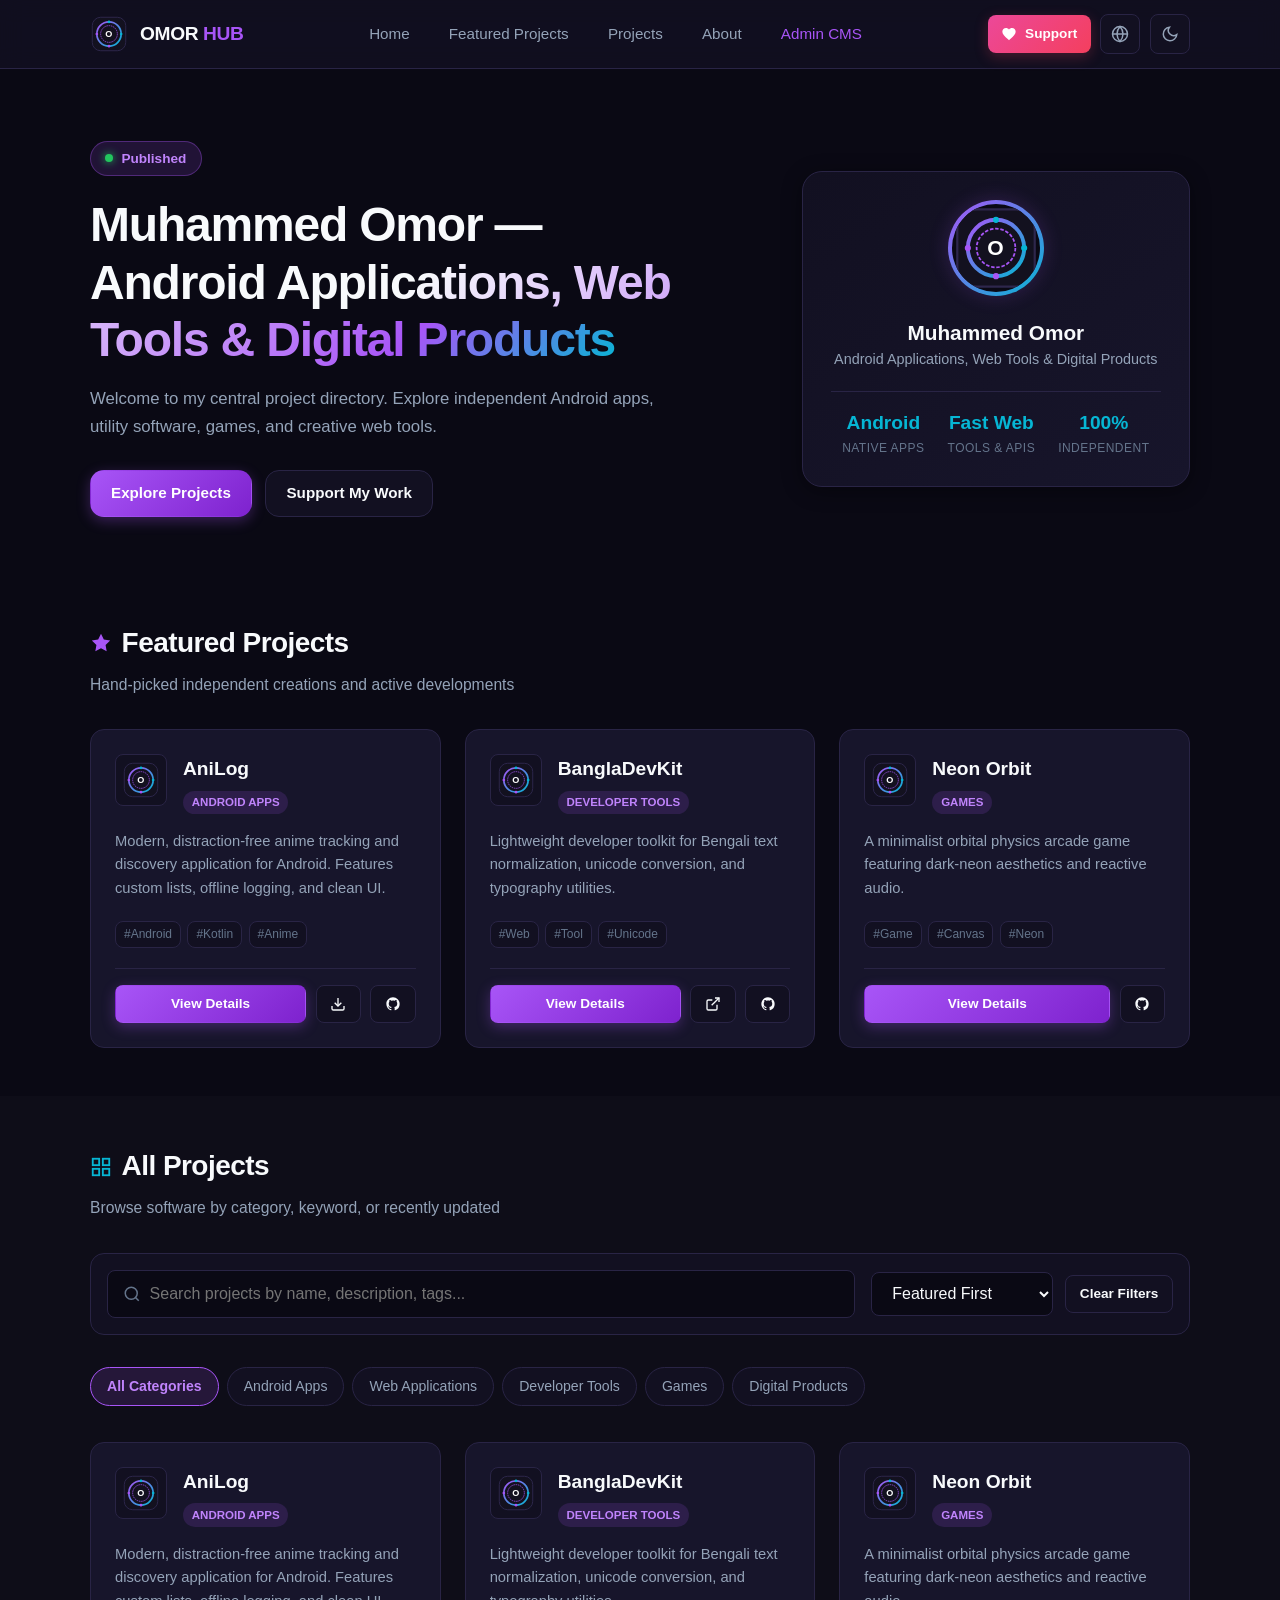
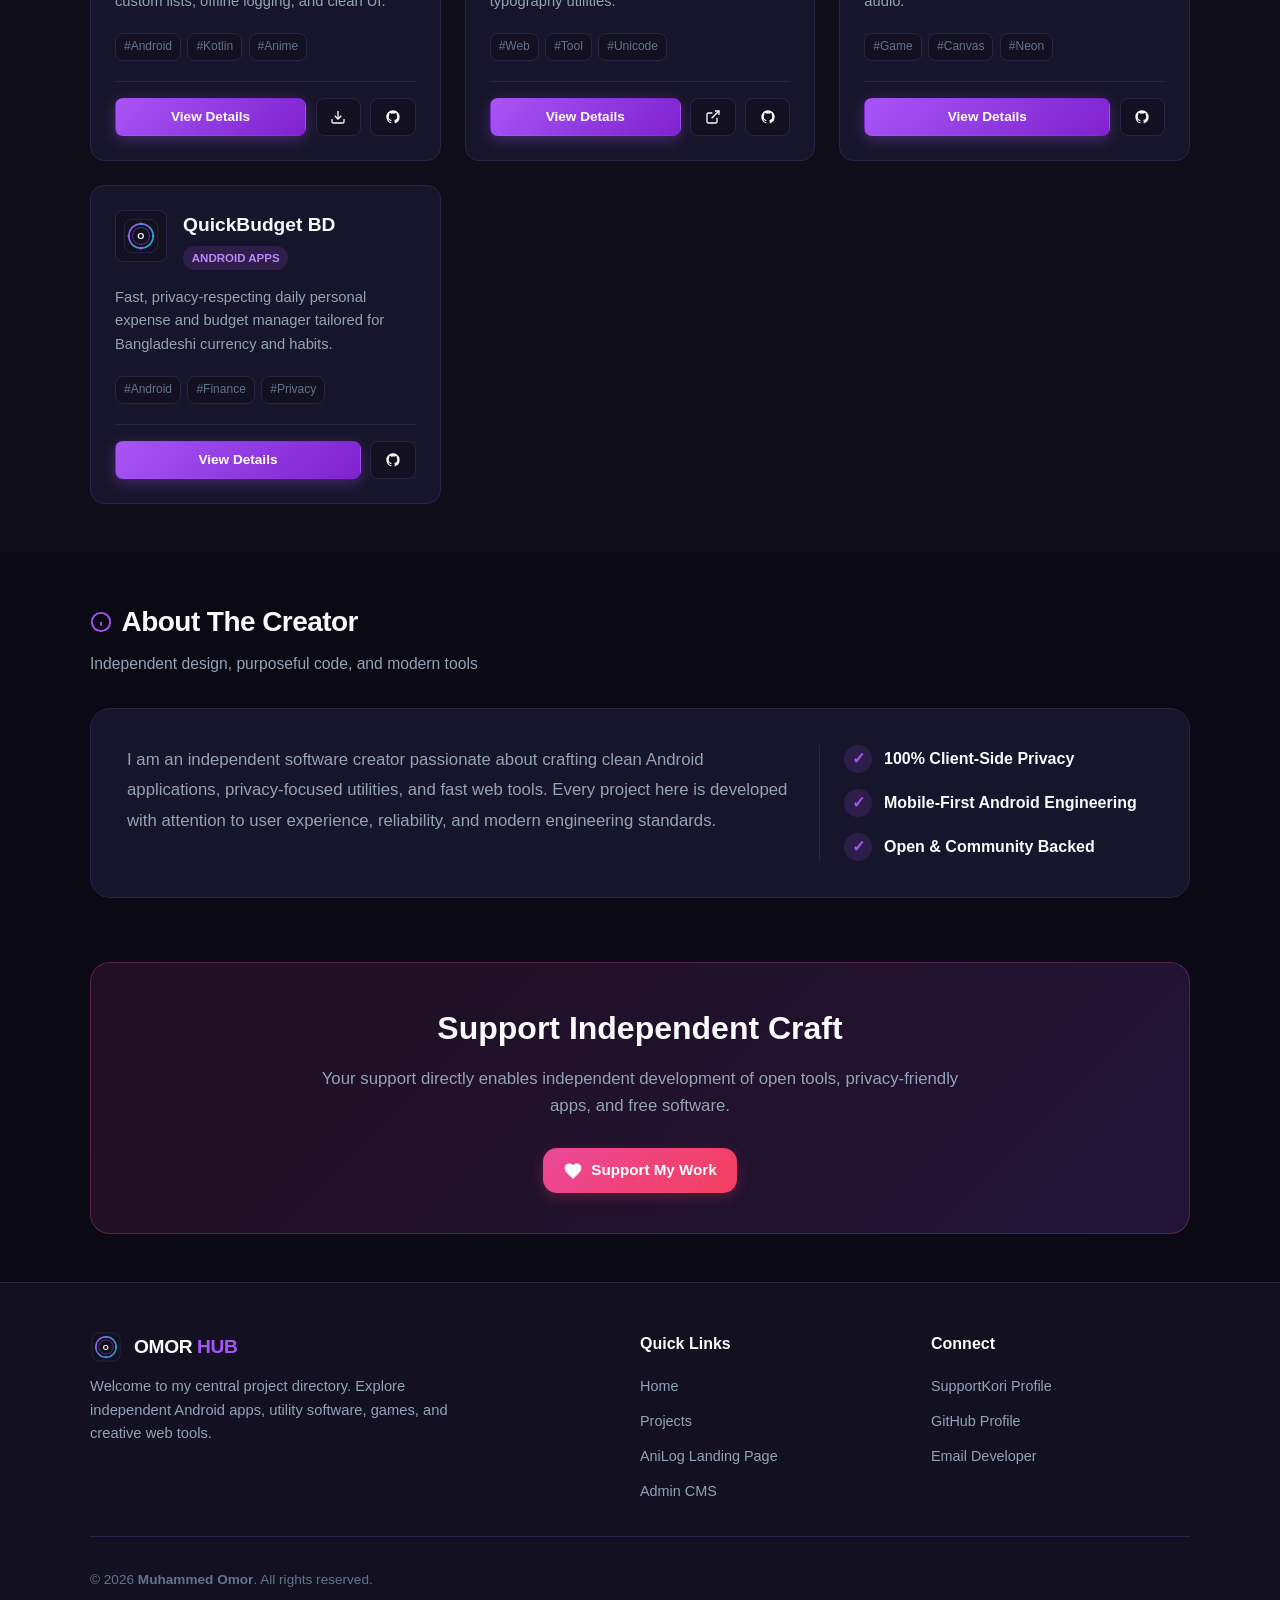
<file: index.html>
<!DOCTYPE html>
<html lang="en" data-theme="dark">
<head>
  <meta charset="UTF-8">
  <meta name="viewport" content="width=device-width, initial-scale=1.0">
  <title>Omor Project Hub — Android Apps, Web Tools &amp; Digital Products</title>
  <meta name="description" content="Personal project discovery hub and showcase for independent Android applications, web tools, utilities, and games created by Muhammed Omor.">
  <meta name="theme-color" content="#0a0914">
  <link rel="icon" type="image/svg+xml" href="assets/images/logo.svg">
  <link rel="stylesheet" href="assets/css/style.css">
</head>
<body>

  <!-- Site Header -->
  <header class="site-header">
    <div class="container header-inner">
      <a href="index.html" class="brand" aria-label="Omor Project Hub Home">
        <img src="assets/images/logo.svg" alt="Omor Hub Logo" class="brand-logo" width="38" height="38">
        <span>OMOR <span class="brand-text-accent">HUB</span></span>
      </a>

      <!-- Desktop Navigation -->
      <nav class="nav-desktop" aria-label="Main Navigation">
        <a href="#home" class="nav-link" data-i18n="navHome">Home</a>
        <a href="#featured" class="nav-link" data-i18n="featuredHeading">Featured</a>
        <a href="#projects" class="nav-link" data-i18n="navProjects">Projects</a>
        <a href="#about" class="nav-link" data-i18n="navAbout">About</a>
        <a href="wp-admin/index.html" class="nav-link" style="color: var(--accent-purple);" data-i18n="navAdmin">Admin CMS</a>
      </nav>

      <!-- Action Controls -->
      <div class="header-actions">
        <!-- Support Button -->
        <a href="https://www.supportkori.com/muhammedomor" target="_blank" rel="noopener noreferrer" class="btn btn-support btn-sm supportkori-link" aria-label="Support My Work on SupportKori">
          <svg width="16" height="16" viewBox="0 0 24 24" fill="currentColor" aria-hidden="true"><path d="M12 21.35l-1.45-1.32C5.4 15.36 2 12.28 2 8.5 2 5.42 4.42 3 7.5 3c1.74 0 3.41.81 4.5 2.09C13.09 3.81 14.76 3 16.5 3 19.58 3 22 5.42 22 8.5c0 3.78-3.4 6.86-8.55 11.54L12 21.35z"/></svg>
          <span class="support-btn-text" data-i18n="btnSupportShort">Support</span>
        </a>

        <!-- Language Switcher -->
        <button id="langToggleBtn" class="btn btn-icon-only" aria-label="Switch Language" title="Switch Language">
          <svg width="18" height="18" viewBox="0 0 24 24" fill="none" stroke="currentColor" stroke-width="2"><circle cx="12" cy="12" r="10"/><line x1="2" y1="12" x2="22" y2="12"/><path d="M12 2a15.3 15.3 0 0 1 4 10 15.3 15.3 0 0 1-4 10 15.3 15.3 0 0 1-4-10 15.3 15.3 0 0 1 4-10z"/></svg>
        </button>

        <!-- Theme Switcher -->
        <button id="themeToggleBtn" class="btn btn-icon-only" aria-label="Toggle Dark/Light Theme" title="Toggle Theme">
          <svg width="18" height="18" viewBox="0 0 24 24" fill="none" stroke="currentColor" stroke-width="2"><path d="M21 12.79A9 9 0 1 1 11.21 3 7 7 0 0 0 21 12.79z"/></svg>
        </button>

        <!-- Mobile Drawer Toggle -->
        <button id="mobileMenuBtn" class="btn btn-icon-only mobile-menu-btn" aria-label="Open Mobile Menu" aria-expanded="false">
          <svg width="20" height="20" viewBox="0 0 24 24" fill="none" stroke="currentColor" stroke-width="2"><line x1="3" y1="12" x2="21" y2="12"/><line x1="3" y1="6" x2="21" y2="6"/><line x1="3" y1="18" x2="21" y2="18"/></svg>
        </button>
      </div>
    </div>
  </header>

  <!-- Mobile Drawer Menu -->
  <div id="mobileDrawer" class="mobile-drawer" role="dialog" aria-modal="true" aria-label="Navigation Menu">
    <a href="#home" class="mobile-nav-link" data-i18n="navHome">Home</a>
    <a href="#featured" class="mobile-nav-link" data-i18n="featuredHeading">Featured</a>
    <a href="#projects" class="mobile-nav-link" data-i18n="navProjects">Projects</a>
    <a href="#about" class="mobile-nav-link" data-i18n="navAbout">About</a>
    <a href="wp-admin/index.html" class="mobile-nav-link" style="border-color: var(--accent-purple);" data-i18n="navAdmin">Admin CMS</a>
    <a href="https://www.supportkori.com/muhammedomor" target="_blank" rel="noopener noreferrer" class="btn btn-support supportkori-link" style="margin-top: 1rem; width: 100%;">
      <svg width="18" height="18" viewBox="0 0 24 24" fill="currentColor"><path d="M12 21.35l-1.45-1.32C5.4 15.36 2 12.28 2 8.5 2 5.42 4.42 3 7.5 3c1.74 0 3.41.81 4.5 2.09C13.09 3.81 14.76 3 16.5 3 19.58 3 22 5.42 22 8.5c0 3.78-3.4 6.86-8.55 11.54L12 21.35z"/></svg>
      <span data-i18n="btnSupport">Support My Work</span>
    </a>
  </div>

  <!-- Main Content -->
  <main id="home">

    <!-- Hero Section -->
    <section class="hero">
      <div class="container">
        <div class="hero-grid">
          <div>
            <div class="hero-badge">
              <span class="pulse-dot"></span>
              <span data-i18n="statusPublished">Independent Software Hub</span>
            </div>
            <h1 class="hero-title">
              <span class="dyn-owner-name">Muhammed Omor</span> — <br>
              <span class="hero-text-gradient" data-i18n="tagline">Android Apps, Web Tools &amp; Digital Products</span>
            </h1>
            <p class="hero-intro dyn-intro" data-i18n="intro">
              Welcome to my central project directory. Explore independent Android apps, utility software, games, and creative web tools.
            </p>
            <div class="hero-actions">
              <a href="#projects" class="btn btn-primary" data-i18n="btnExplore">
                Explore Projects
                <svg width="18" height="18" viewBox="0 0 24 24" fill="none" stroke="currentColor" stroke-width="2"><line x1="5" y1="12" x2="19" y2="12"/><polyline points="12 5 19 12 12 19"/></svg>
              </a>
              <a href="https://www.supportkori.com/muhammedomor" target="_blank" rel="noopener noreferrer" class="btn btn-secondary supportkori-link" data-i18n="btnSupport">
                Support My Work
              </a>
            </div>
          </div>

          <!-- Hero Identity Card -->
          <div class="hero-card-preview">
            <div class="hero-avatar">
              <img src="assets/images/logo.svg" alt="Muhammed Omor Profile" width="88" height="88">
            </div>
            <div>
              <h2 class="hero-owner-name dyn-owner-name">Muhammed Omor</h2>
              <p class="hero-owner-bio" data-i18n="tagline">Android Applications &amp; Web Developer</p>
            </div>
            <div class="hero-stats-row">
              <div class="stat-item">
                <span class="stat-value">Android</span>
                <span class="stat-label">Native Apps</span>
              </div>
              <div class="stat-item">
                <span class="stat-value">Fast Web</span>
                <span class="stat-label">Tools &amp; APIs</span>
              </div>
              <div class="stat-item">
                <span class="stat-value">100%</span>
                <span class="stat-label">Independent</span>
              </div>
            </div>
          </div>
        </div>
      </div>
    </section>

    <!-- Featured Projects Section -->
    <section id="featured" class="section">
      <div class="container">
        <div class="section-header">
          <h2 class="section-title">
            <svg width="22" height="22" viewBox="0 0 24 24" fill="#a855f7"><polygon points="12 2 15.09 8.26 22 9.27 17 14.14 18.18 21.02 12 17.77 5.82 21.02 7 14.14 2 9.27 8.91 8.26 12 2"/></svg>
            <span data-i18n="featuredHeading">Featured Projects</span>
          </h2>
          <p class="section-sub" data-i18n="featuredSub">Hand-picked independent creations and active developments</p>
        </div>
        <div id="featuredProjectsGrid" class="projects-grid">
          <!-- Populated by ProjectManager -->
        </div>
      </div>
    </section>

    <!-- All Projects Section -->
    <section id="projects" class="section" style="background-color: rgba(255, 255, 255, 0.015);">
      <div class="container">
        <div class="section-header">
          <h2 class="section-title">
            <svg width="22" height="22" viewBox="0 0 24 24" fill="none" stroke="#06b6d4" stroke-width="2"><rect x="3" y="3" width="7" height="7"/><rect x="14" y="3" width="7" height="7"/><rect x="14" y="14" width="7" height="7"/><rect x="3" y="14" width="7" height="7"/></svg>
            <span data-i18n="allProjectsHeading">All Projects</span>
          </h2>
          <p class="section-sub" data-i18n="allProjectsSub">Browse software by category, keyword, or recently updated</p>
        </div>

        <!-- Filter & Search Toolbar -->
        <div class="toolbar">
          <div class="search-box">
            <svg class="search-icon" viewBox="0 0 24 24" fill="none" stroke="currentColor" stroke-width="2"><circle cx="11" cy="11" r="8"/><line x1="21" y1="21" x2="16.65" y2="16.65"/></svg>
            <input type="text" id="projectSearchInput" class="search-input" placeholder="Search projects by name, description, tags..." data-i18n="searchPlaceholder" aria-label="Search projects">
          </div>
          <div class="toolbar-controls">
            <select id="projectSortSelect" class="select-custom" aria-label="Sort projects">
              <option value="featured" data-i18n="sortFeatured">Featured First</option>
              <option value="recent" data-i18n="sortRecent">Recently Updated</option>
              <option value="name" data-i18n="sortName">Name (A-Z)</option>
            </select>
            <button id="clearFiltersBtn" class="btn btn-secondary btn-sm" data-i18n="btnClearFilters">
              Clear Filters
            </button>
          </div>
        </div>

        <!-- Category Pills -->
        <div class="category-pills" role="tablist" aria-label="Filter by project category">
          <button class="pill-btn active" data-category="all" data-i18n="allCategories">All Categories</button>
          <button class="pill-btn" data-category="android" data-i18n="cat_android">Android Apps</button>
          <button class="pill-btn" data-category="web" data-i18n="cat_web">Web Applications</button>
          <button class="pill-btn" data-category="tools" data-i18n="cat_tools">Developer Tools</button>
          <button class="pill-btn" data-category="games" data-i18n="cat_games">Games</button>
          <button class="pill-btn" data-category="digital" data-i18n="cat_digital">Digital Products</button>
        </div>

        <!-- Project Cards Container -->
        <div id="allProjectsGrid" class="projects-grid">
          <!-- Populated by ProjectManager -->
        </div>

        <!-- Empty State -->
        <div id="emptyStateContainer" class="empty-state" style="display: none;">
          <svg class="empty-icon" viewBox="0 0 24 24" fill="none" stroke="currentColor" stroke-width="1.5"><circle cx="11" cy="11" r="8"/><line x1="21" y1="21" x2="16.65" y2="16.65"/><line x1="8" y1="11" x2="14" y2="11"/></svg>
          <h3 class="empty-title" data-i18n="emptyHeading">No projects found</h3>
          <p class="empty-desc" data-i18n="emptySub">Try clearing your search filters or choosing a different category.</p>
        </div>
      </div>
    </section>

    <!-- About Section -->
    <section id="about" class="section">
      <div class="container">
        <div class="section-header">
          <h2 class="section-title">
            <svg width="22" height="22" viewBox="0 0 24 24" fill="none" stroke="#a855f7" stroke-width="2"><circle cx="12" cy="12" r="10"/><line x1="12" y1="16" x2="12" y2="12"/><line x1="12" y1="8" x2="12.01" y2="8"/></svg>
            <span data-i18n="aboutHeading">About The Creator</span>
          </h2>
          <p class="section-sub" data-i18n="aboutSub">Independent design, purposeful code, and modern tools</p>
        </div>

        <div class="about-card">
          <div>
            <p class="about-text dyn-about" data-i18n="aboutText">
              I am an independent software creator passionate about crafting clean Android applications, privacy-focused utilities, and fast web tools. Every project here is developed with attention to user experience, reliability, and modern engineering standards.
            </p>
          </div>
          <div class="about-highlights">
            <div class="highlight-item">
              <span class="highlight-icon">✓</span>
              <span>100% Client-Side Privacy</span>
            </div>
            <div class="highlight-item">
              <span class="highlight-icon">✓</span>
              <span>Mobile-First Android Engineering</span>
            </div>
            <div class="highlight-item">
              <span class="highlight-icon">✓</span>
              <span>Open &amp; Community Backed</span>
            </div>
          </div>
        </div>
      </div>
    </section>

    <!-- Support CTA Section -->
    <section class="section" style="padding-top: 1rem;">
      <div class="container">
        <div class="support-banner">
          <div class="support-banner-inner">
            <h2 data-i18n="supportHeading">Support Independent Craft</h2>
            <p data-i18n="supportSub">Your support directly enables independent development of open tools, privacy-friendly apps, and free software.</p>
            <a href="https://www.supportkori.com/muhammedomor" target="_blank" rel="noopener noreferrer" class="btn btn-support supportkori-link">
              <svg width="20" height="20" viewBox="0 0 24 24" fill="currentColor"><path d="M12 21.35l-1.45-1.32C5.4 15.36 2 12.28 2 8.5 2 5.42 4.42 3 7.5 3c1.74 0 3.41.81 4.5 2.09C13.09 3.81 14.76 3 16.5 3 19.58 3 22 5.42 22 8.5c0 3.78-3.4 6.86-8.55 11.54L12 21.35z"/></svg>
              <span data-i18n="btnSupport">Support Muhammed Omor on SupportKori</span>
            </a>
          </div>
        </div>
      </div>
    </section>

  </main>

  <!-- Site Footer -->
  <footer class="site-footer">
    <div class="container">
      <div class="footer-grid">
        <div class="footer-brand">
          <div class="brand">
            <img src="assets/images/logo.svg" alt="Omor Hub Logo" width="32" height="32">
            <span>OMOR <span class="brand-text-accent">HUB</span></span>
          </div>
          <p class="dyn-intro" data-i18n="footerNotice">Crafted with passion by Muhammed Omor. Hosted on GitHub Pages with custom admin CMS.</p>
        </div>

        <div class="footer-col">
          <h4 data-i18n="footerQuickLinks">Quick Links</h4>
          <ul class="footer-links">
            <li><a href="#home" data-i18n="navHome">Home</a></li>
            <li><a href="#projects" data-i18n="navProjects">Projects</a></li>
            <li><a href="landingpage/anilog.html">AniLog Landing Page</a></li>
            <li><a href="wp-admin/index.html" data-i18n="navAdmin">Admin CMS</a></li>
          </ul>
        </div>

        <div class="footer-col">
          <h4 data-i18n="footerConnect">Connect &amp; Support</h4>
          <ul class="footer-links">
            <li><a href="https://www.supportkori.com/muhammedomor" target="_blank" rel="noopener noreferrer" class="supportkori-link">SupportKori Profile</a></li>
            <li><a href="https://github.com/muhammedomor" target="_blank" rel="noopener noreferrer" class="github-link">GitHub Profile</a></li>
            <li><a href="mailto:muhammedomor.dev@gmail.com">Email Developer</a></li>
          </ul>
        </div>
      </div>

      <div class="footer-bottom">
        <span>&copy; <span id="currentYear">2026</span> <strong class="dyn-owner-name">Muhammed Omor</strong>. <span data-i18n="footerRights">All rights reserved.</span></span>
        <button id="backToTopBtn" class="btn btn-secondary btn-sm" style="opacity: 0; pointer-events: none; transition: opacity 0.2s;" data-i18n="btnBackToTop">
          ↑ Back to Top
        </button>
      </div>
    </div>
  </footer>

  <!-- Scripts -->
  <script src="projects.js"></script>
  <script src="assets/js/i18n.js"></script>
  <script src="assets/js/project-manager.js"></script>
  <script src="assets/js/app.js"></script>
  <script>
    document.getElementById("currentYear").textContent = new Date().getFullYear();
  </script>
</body>
</html>
</file>
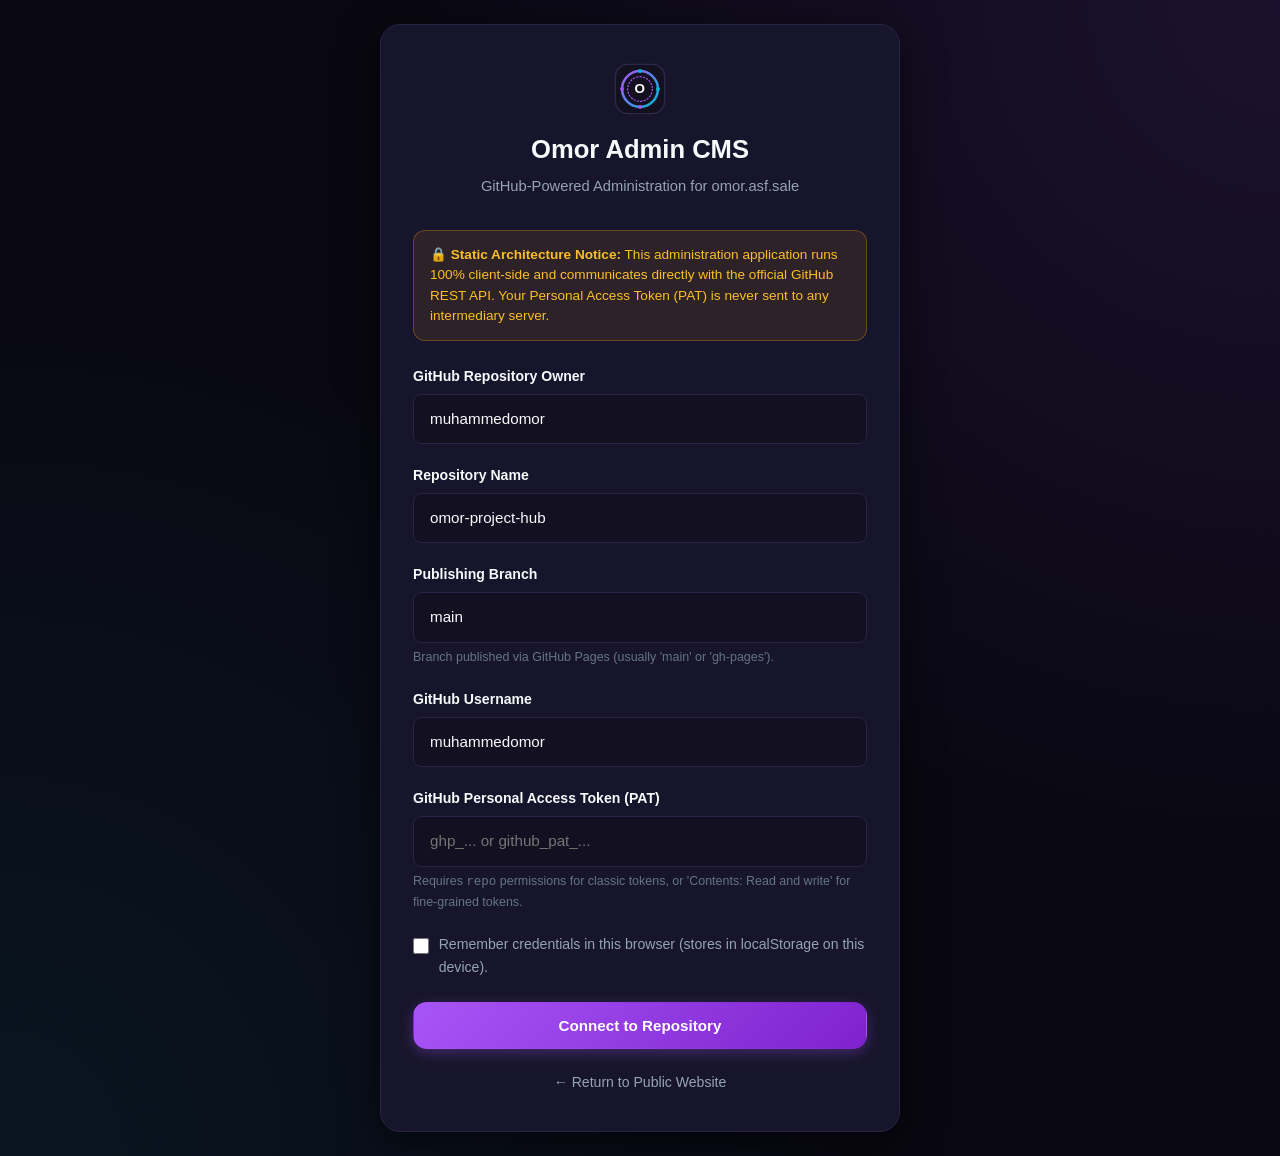
<file: wp-admin/index.html>
<!DOCTYPE html>
<html lang="en" data-theme="dark">
<head>
  <meta charset="UTF-8">
  <meta name="viewport" content="width=device-width, initial-scale=1.0">
  <title>Omor Project Hub — Administration CMS</title>
  <meta name="robots" content="noindex, nofollow">
  <link rel="icon" type="image/svg+xml" href="../assets/images/logo.svg">
  <link rel="stylesheet" href="../assets/css/style.css">
  <link rel="stylesheet" href="../assets/css/admin.css">
</head>
<body class="admin-body">

  <!-- ==================== LOGIN VIEW ==================== -->
  <div id="loginView" class="login-wrapper">
    <div class="login-card">
      <div class="login-header">
        <img src="../assets/images/logo.svg" alt="Omor Hub Logo" width="56" height="56" style="margin: 0 auto;">
        <h1 class="login-title">Omor Admin CMS</h1>
        <p class="login-sub">GitHub-Powered Administration for omor.asf.sale</p>
      </div>

      <div class="security-notice">
        <strong>🔒 Static Architecture Notice:</strong> This administration application runs 100% client-side and communicates directly with the official GitHub REST API. Your Personal Access Token (PAT) is never sent to any intermediary server.
      </div>

      <div id="loginErrorBox" style="display: none; background: rgba(239, 68, 68, 0.15); border: 1px solid #ef4444; color: #f87171; padding: 0.85rem; border-radius: 8px; margin-bottom: 1.25rem; font-size: 0.88rem;"></div>

      <form id="loginForm">
        <div class="form-group">
          <label class="form-label" for="repoOwnerInput">GitHub Repository Owner</label>
          <input type="text" id="repoOwnerInput" class="form-input" placeholder="e.g. muhammedomor" value="muhammedomor" required>
        </div>

        <div class="form-group">
          <label class="form-label" for="repoNameInput">Repository Name</label>
          <input type="text" id="repoNameInput" class="form-input" placeholder="e.g. omor-project-hub" value="omor-project-hub" required>
        </div>

        <div class="form-group">
          <label class="form-label" for="branchInput">Publishing Branch</label>
          <input type="text" id="branchInput" class="form-input" placeholder="main" value="main" required>
          <p class="form-hint">Branch published via GitHub Pages (usually 'main' or 'gh-pages').</p>
        </div>

        <div class="form-group">
          <label class="form-label" for="usernameInput">GitHub Username</label>
          <input type="text" id="usernameInput" class="form-input" placeholder="e.g. muhammedomor" value="muhammedomor">
        </div>

        <div class="form-group">
          <label class="form-label" for="tokenInput">GitHub Personal Access Token (PAT)</label>
          <input type="password" id="tokenInput" class="form-input" placeholder="ghp_... or github_pat_..." autocomplete="current-password" required>
          <p class="form-hint">Requires <code>repo</code> permissions for classic tokens, or 'Contents: Read and write' for fine-grained tokens.</p>
        </div>

        <div class="checkbox-row">
          <input type="checkbox" id="rememberMeCheck">
          <label for="rememberMeCheck" style="font-size: 0.88rem; color: var(--admin-muted);">
            Remember credentials in this browser (stores in localStorage on this device).
          </label>
        </div>

        <button type="submit" id="loginSubmitBtn" class="btn btn-primary" style="width: 100%;">
          Connect to Repository
        </button>

        <div style="margin-top: 1.25rem; text-align: center;">
          <a href="../index.html" style="font-size: 0.88rem; color: var(--admin-muted);">← Return to Public Website</a>
        </div>
      </form>
    </div>
  </div>

  <!-- ==================== DASHBOARD VIEW ==================== -->
  <div id="dashboardView" style="display: none; min-height: 100vh; flex-direction: column;">

    <!-- Top Admin Header -->
    <header class="admin-header">
      <div class="admin-header-inner">
        <div class="admin-brand">
          <img src="../assets/images/logo.svg" alt="Logo" width="28" height="28">
          <span>OMOR <span style="color: var(--admin-purple);">ADMIN</span></span>
          <span class="repo-pill" id="adminRepoBadge">muhammedomor/repo</span>
          <span class="repo-pill" style="color: var(--admin-purple);" id="adminBranchBadge">main</span>
        </div>

        <div style="display: flex; align-items: center; gap: 0.6rem;">
          <a href="../index.html" target="_blank" rel="noopener noreferrer" class="btn btn-secondary btn-sm" title="View Public Website">
            🌐 View Site
          </a>
          <button id="adminLogoutBtn" class="btn btn-secondary btn-sm" style="color: var(--admin-red);">
            Log Out
          </button>
        </div>
      </div>
    </header>

    <!-- Navigation Tabs -->
    <nav class="admin-nav-tabs" aria-label="Admin Navigation Tabs">
      <button class="tab-btn active" data-tab="dashboardTab">📊 Overview</button>
      <button class="tab-btn" data-tab="projectCmsTab">🚀 Project CMS</button>
      <button class="tab-btn" data-tab="landingBuilderTab">📄 Landing Builder</button>
      <button class="tab-btn" data-tab="filesTab">📁 File Manager</button>
      <button class="tab-btn" data-tab="editorTab">✏️ File Editor</button>
      <button class="tab-btn" data-tab="uploadTab">⬆️ Upload File</button>
      <button class="tab-btn" data-tab="settingsTab">⚙️ Site Settings</button>
      <button class="tab-btn" data-tab="urlGenTab">🔗 URL Generator</button>
      <button class="tab-btn" data-tab="historyTab">📜 Commits</button>
    </nav>

    <!-- Main Admin Workspace -->
    <main class="admin-main">

      <!-- TAB 1: OVERVIEW -->
      <section id="dashboardTab" class="tab-panel active">
        <div style="display: grid; grid-template-columns: repeat(auto-fit, minmax(280px, 1fr)); gap: 1.25rem; margin-bottom: 2rem;">
          <div class="login-card" style="padding: 1.5rem; max-width: 100%;">
            <h3 style="font-size: 1.1rem; margin-bottom: 0.5rem; color: var(--admin-cyan);">Live Domain</h3>
            <p style="font-size: 1.3rem; font-weight: 700; color: var(--admin-text); word-break: break-all;">https://omor.asf.sale/</p>
            <p style="font-size: 0.85rem; color: var(--admin-muted); margin-top: 0.25rem;">Custom domain mapped via CNAME</p>
          </div>

          <div class="login-card" style="padding: 1.5rem; max-width: 100%;">
            <h3 style="font-size: 1.1rem; margin-bottom: 0.5rem; color: var(--admin-purple);">Repository Status</h3>
            <p style="font-size: 1.3rem; font-weight: 700; color: var(--admin-text);" id="dashVisibility">Public</p>
            <p style="font-size: 0.85rem; color: var(--admin-muted); margin-top: 0.25rem;" id="dashRepoDesc">Loading...</p>
          </div>

          <div class="login-card" style="padding: 1.5rem; max-width: 100%;">
            <h3 style="font-size: 1.1rem; margin-bottom: 0.5rem; color: var(--admin-green);">Active Branch</h3>
            <p style="font-size: 1.3rem; font-weight: 700; color: var(--admin-text);" id="dashDefaultBranch">main</p>
            <p style="font-size: 0.85rem; color: var(--admin-muted); margin-top: 0.25rem;">GitHub Pages active publishing target</p>
          </div>
        </div>

        <div class="file-browser-bar">
          <h2 style="font-size: 1.25rem; color: var(--admin-text);">Recent Repository Activity</h2>
          <button class="btn btn-secondary btn-sm" onclick="window.DashboardManager.loadDashboardData()">🔄 Refresh</button>
        </div>
        <div id="dashRecentCommits">
          <!-- Populated by loadDashboardData -->
        </div>
      </section>

      <!-- TAB 2: PROJECT CMS -->
      <section id="projectCmsTab" class="tab-panel">
        <div class="file-browser-bar">
          <div>
            <h2 style="font-size: 1.25rem; color: var(--admin-text);">Project Registry (projects.json)</h2>
            <p style="font-size: 0.85rem; color: var(--admin-muted);">Add, edit, feature, and toggle publication status of projects.</p>
          </div>
          <div style="display: flex; gap: 0.5rem;">
            <button id="openAddProjectModalBtn" class="btn btn-primary btn-sm">+ Add New Project</button>
            <button class="btn btn-secondary btn-sm" onclick="window.DashboardManager.loadProjectRegistry()">🔄 Reload</button>
          </div>
        </div>

        <div id="projectCmsList" class="file-list-card">
          <!-- Populated by DashboardManager -->
        </div>
      </section>

      <!-- TAB 3: LANDING BUILDER -->
      <section id="landingBuilderTab" class="tab-panel">
        <div class="login-card" style="max-width: 800px; margin: 0 auto; padding: 2rem;">
          <h2 style="font-size: 1.35rem; color: var(--admin-text); margin-bottom: 0.5rem;">Create Project Landing Page</h2>
          <p style="font-size: 0.88rem; color: var(--admin-muted); margin-bottom: 1.5rem;">Generates a mobile-friendly, accessible static landing page in <code>landingpage/{slug}.html</code> and commits directly to your repository.</p>

          <form id="landingBuilderForm">
            <div style="display: grid; grid-template-columns: 1fr 1fr; gap: 1rem;">
              <div class="form-group">
                <label class="form-label" for="genPageTitle">Project Name / Title</label>
                <input type="text" id="genPageTitle" class="form-input" placeholder="e.g. BD App List" required>
              </div>
              <div class="form-group">
                <label class="form-label" for="genPageSlug">URL Slug (filename)</label>
                <input type="text" id="genPageSlug" class="form-input" placeholder="e.g. bdapplist" required>
                <p class="form-hint">Will produce <code>landingpage/bdapplist.html</code></p>
              </div>
            </div>

            <div class="form-group">
              <label class="form-label" for="genPageBadge">Type / Platform Badge</label>
              <input type="text" id="genPageBadge" class="form-input" placeholder="e.g. Android Application • v1.0">
            </div>

            <div class="form-group">
              <label class="form-label" for="genPageIntro">Short Description</label>
              <textarea id="genPageIntro" class="form-textarea" rows="3" placeholder="Briefly introduce the purpose, benefits, and key audience of the software..." required></textarea>
            </div>

            <div style="display: grid; grid-template-columns: 1fr 1fr; gap: 1rem;">
              <div class="form-group">
                <label class="form-label" for="genFeature1Title">Feature 1 Heading</label>
                <input type="text" id="genFeature1Title" class="form-input" placeholder="e.g. Fast & Offline">
              </div>
              <div class="form-group">
                <label class="form-label" for="genFeature1Desc">Feature 1 Detail</label>
                <input type="text" id="genFeature1Desc" class="form-input" placeholder="e.g. Works 100% locally with zero latency.">
              </div>
            </div>

            <div style="display: grid; grid-template-columns: 1fr 1fr; gap: 1rem;">
              <div class="form-group">
                <label class="form-label" for="genFeature2Title">Feature 2 Heading</label>
                <input type="text" id="genFeature2Title" class="form-input" placeholder="e.g. Material Design">
              </div>
              <div class="form-group">
                <label class="form-label" for="genFeature2Desc">Feature 2 Detail</label>
                <input type="text" id="genFeature2Desc" class="form-input" placeholder="e.g. Clean interface with dynamic Android 12+ colors.">
              </div>
            </div>

            <div style="display: grid; grid-template-columns: 1fr 1fr; gap: 1rem;">
              <div class="form-group">
                <label class="form-label" for="genDownloadUrl">Download / APK URL</label>
                <input type="url" id="genDownloadUrl" class="form-input" placeholder="https://...">
              </div>
              <div class="form-group">
                <label class="form-label" for="genGithubUrl">GitHub Source URL</label>
                <input type="url" id="genGithubUrl" class="form-input" placeholder="https://github.com/muhammedomor/...">
              </div>
            </div>

            <div class="checkbox-row">
              <input type="checkbox" id="genAddToRegistryCheck" checked>
              <label for="genAddToRegistryCheck" style="font-size: 0.88rem; color: var(--admin-muted);">
                Also automatically add this new project to <code>projects.json</code> registry.
              </label>
            </div>

            <button type="submit" class="btn btn-primary" style="width: 100%;">
              🚀 Generate &amp; Commit Landing Page
            </button>
          </form>
        </div>
      </section>

      <!-- TAB 4: FILE MANAGER -->
      <section id="filesTab" class="tab-panel">
        <div class="file-browser-bar">
          <div class="breadcrumbs" id="fileBreadcrumbs">
            <span class="breadcrumb-crumb" onclick="window.FileManager.loadDirectory('')">root</span>
          </div>
          <div style="display: flex; gap: 0.5rem; flex-wrap: wrap;">
            <button id="createNewFileBtn" class="btn btn-primary btn-sm">+ New File</button>
            <button id="createNewFolderBtn" class="btn btn-secondary btn-sm">+ New Folder</button>
            <button class="btn btn-secondary btn-sm" onclick="window.FileManager.loadDirectory(window.FileManager.currentPath)">🔄 Refresh</button>
          </div>
        </div>

        <div id="fileListContainer" class="file-list-card">
          <!-- Populated by FileManager -->
        </div>
      </section>

      <!-- TAB 5: FILE EDITOR -->
      <section id="editorTab" class="tab-panel">
        <div class="editor-header">
          <div>
            <span style="font-size: 0.85rem; color: var(--admin-dim);">Editing:</span>
            <span id="editorCurrentPath" class="editor-path">No file selected</span>
            <span id="editorStatusBadge" style="margin-left: 0.75rem; font-size: 0.82rem; font-weight: 600; color: var(--admin-dim);">Saved</span>
          </div>
          <div style="display: flex; gap: 0.5rem; align-items: center;">
            <input type="text" id="editorCommitMessage" class="form-input" style="padding: 0.45rem 0.75rem; font-size: 0.85rem; width: 220px;" placeholder="Commit message...">
            <button id="editorSaveBtn" class="btn btn-primary btn-sm">Save &amp; Commit</button>
          </div>
        </div>

        <textarea id="editorContentTextarea" class="editor-textarea" placeholder="Open a file from the File Manager tab to start editing code..."></textarea>
      </section>

      <!-- TAB 6: BINARY UPLOADER -->
      <section id="uploadTab" class="tab-panel">
        <div class="login-card" style="max-width: 600px; margin: 0 auto; padding: 2rem;">
          <h2 style="font-size: 1.35rem; color: var(--admin-text); margin-bottom: 0.5rem;">Upload File to Repository</h2>
          <p style="font-size: 0.88rem; color: var(--admin-muted); margin-bottom: 1.5rem;">Upload images (PNG, JPG, SVG, WebP) or static assets directly from your mobile phone or computer into the GitHub repository.</p>

          <form id="uploadFileForm">
            <div class="form-group">
              <label class="form-label" for="uploadFileInput">Choose File</label>
              <input type="file" id="uploadFileInput" class="form-input" required>
            </div>

            <div class="form-group">
              <label class="form-label" for="uploadDestPathInput">Destination Repository Path</label>
              <input type="text" id="uploadDestPathInput" class="form-input" placeholder="e.g. assets/images/screenshot.png">
              <p class="form-hint">Leave blank to default to <code>assets/images/{filename}</code>.</p>
            </div>

            <div class="form-group">
              <label class="form-label" for="uploadCommitMsgInput">Commit Message</label>
              <input type="text" id="uploadCommitMsgInput" class="form-input" placeholder="Upload asset via Omor Admin CMS">
            </div>

            <button type="submit" id="uploadSubmitBtn" class="btn btn-primary" style="width: 100%;">
              Upload File
            </button>
          </form>
        </div>
      </section>

      <!-- TAB 7: SITE SETTINGS -->
      <section id="settingsTab" class="tab-panel">
        <div class="login-card" style="max-width: 800px; margin: 0 auto; padding: 2rem;">
          <h2 style="font-size: 1.35rem; color: var(--admin-text); margin-bottom: 0.5rem;">Site Settings (site-config.json)</h2>
          <p style="font-size: 0.88rem; color: var(--admin-muted); margin-bottom: 1.5rem;">Configure global website text, bilingual introductions, and verified SupportKori destinations.</p>

          <form id="siteSettingsForm">
            <div style="display: grid; grid-template-columns: 1fr 1fr; gap: 1rem;">
              <div class="form-group">
                <label class="form-label" for="settingsSiteName">Site Brand Name</label>
                <input type="text" id="settingsSiteName" class="form-input" required>
              </div>
              <div class="form-group">
                <label class="form-label" for="settingsOwnerName">Owner Display Name</label>
                <input type="text" id="settingsOwnerName" class="form-input" required>
              </div>
            </div>

            <div style="display: grid; grid-template-columns: 1fr 1fr; gap: 1rem;">
              <div class="form-group">
                <label class="form-label" for="settingsTaglineEn">Tagline (English)</label>
                <input type="text" id="settingsTaglineEn" class="form-input">
              </div>
              <div class="form-group">
                <label class="form-label" for="settingsTaglineBn">Tagline (বাংলা)</label>
                <input type="text" id="settingsTaglineBn" class="form-input">
              </div>
            </div>

            <div style="display: grid; grid-template-columns: 1fr 1fr; gap: 1rem;">
              <div class="form-group">
                <label class="form-label" for="settingsIntroEn">Hero Intro (English)</label>
                <textarea id="settingsIntroEn" class="form-textarea" rows="2"></textarea>
              </div>
              <div class="form-group">
                <label class="form-label" for="settingsIntroBn">Hero Intro (বাংলা)</label>
                <textarea id="settingsIntroBn" class="form-textarea" rows="2"></textarea>
              </div>
            </div>

            <div style="display: grid; grid-template-columns: 1fr 1fr; gap: 1rem;">
              <div class="form-group">
                <label class="form-label" for="settingsAboutEn">About Text (English)</label>
                <textarea id="settingsAboutEn" class="form-textarea" rows="3"></textarea>
              </div>
              <div class="form-group">
                <label class="form-label" for="settingsAboutBn">About Text (বাংলা)</label>
                <textarea id="settingsAboutBn" class="form-textarea" rows="3"></textarea>
              </div>
            </div>

            <div class="form-group">
              <label class="form-label" for="settingsSupportKori">SupportKori URL</label>
              <input type="url" id="settingsSupportKori" class="form-input" value="https://www.supportkori.com/muhammedomor" required>
              <p class="form-hint">Default: https://www.supportkori.com/muhammedomor</p>
            </div>

            <div style="display: grid; grid-template-columns: 1fr 1fr; gap: 1rem;">
              <div class="form-group">
                <label class="form-label" for="settingsGithub">GitHub Profile URL</label>
                <input type="url" id="settingsGithub" class="form-input">
              </div>
              <div class="form-group">
                <label class="form-label" for="settingsEmail">Contact Email</label>
                <input type="email" id="settingsEmail" class="form-input">
              </div>
            </div>

            <button type="submit" class="btn btn-primary" style="width: 100%;">
              Save Site Settings to GitHub
            </button>
          </form>
        </div>
      </section>

      <!-- TAB 8: URL GENERATOR -->
      <section id="urlGenTab" class="tab-panel">
        <div class="login-card" style="max-width: 700px; margin: 0 auto; padding: 2rem;">
          <h2 style="font-size: 1.35rem; color: var(--admin-text); margin-bottom: 0.5rem;">Automatic Public URL Generator</h2>
          <p style="font-size: 0.88rem; color: var(--admin-muted); margin-bottom: 1.5rem;">Calculates the exact public URL using GitHub Pages rules and the configured custom domain <code>https://omor.asf.sale/</code>.</p>

          <div class="form-group">
            <label class="form-label" for="urlGenInput">Enter Repository File Path</label>
            <input type="text" id="urlGenInput" class="form-input" placeholder="e.g. landingpage/anilog.html or projects/tool/index.html" value="landingpage/anilog.html">
          </div>

          <div style="background-color: var(--admin-surface); border: 1px solid var(--admin-border); border-radius: 8px; padding: 1.25rem; margin-bottom: 1.5rem;">
            <span style="font-size: 0.8rem; color: var(--admin-dim); text-transform: uppercase;">Public URL Result:</span>
            <p id="urlGenResult" style="font-family: monospace; font-size: 1.15rem; color: var(--admin-cyan); margin-top: 0.25rem; word-break: break-all;">
              https://omor.asf.sale/landingpage/anilog.html
            </p>
          </div>

          <div style="display: flex; gap: 0.75rem; flex-wrap: wrap;">
            <button class="btn btn-primary" onclick="navigator.clipboard.writeText(document.getElementById('urlGenResult').textContent); window.DashboardManager.showToast('Copied public URL!', 'success');">
              📋 Copy Public URL
            </button>
            <button class="btn btn-secondary" onclick="window.open(document.getElementById('urlGenResult').textContent, '_blank')">
              🌐 Open in New Tab
            </button>
          </div>
        </div>
      </section>

      <!-- TAB 9: COMMITS -->
      <section id="historyTab" class="tab-panel">
        <div class="file-browser-bar">
          <h2 style="font-size: 1.25rem; color: var(--admin-text);">Recent Commits on Branch</h2>
          <button class="btn btn-secondary btn-sm" onclick="window.DashboardManager.loadCommitHistory()">🔄 Reload</button>
        </div>
        <div id="commitHistoryList">
          <!-- Populated by loadCommitHistory -->
        </div>
      </section>

    </main>
  </div>

  <!-- ==================== PROJECT CMS MODAL ==================== -->
  <div id="projectModal" class="modal-overlay">
    <div class="modal-content">
      <button class="modal-close" onclick="window.DashboardManager.closeProjectModal()">✕</button>
      <h2 id="projectModalTitle" style="font-size: 1.3rem; margin-bottom: 1.25rem; color: var(--admin-text);">Add New Project</h2>

      <form id="projectCmsForm">
        <input type="hidden" id="projectIdInput">

        <div style="display: grid; grid-template-columns: 1fr 1fr; gap: 1rem;">
          <div class="form-group">
            <label class="form-label" for="projectNameInput">Project Name</label>
            <input type="text" id="projectNameInput" class="form-input" placeholder="e.g. AniLog" required>
          </div>
          <div class="form-group">
            <label class="form-label" for="projectSlugInput">Slug</label>
            <input type="text" id="projectSlugInput" class="form-input" placeholder="e.g. anilog" required>
          </div>
        </div>

        <div style="display: grid; grid-template-columns: 1fr 1fr; gap: 1rem;">
          <div class="form-group">
            <label class="form-label" for="projectCategorySelect">Category</label>
            <select id="projectCategorySelect" class="form-select">
              <option value="android">Android Apps</option>
              <option value="web">Web Applications</option>
              <option value="tools">Developer Tools</option>
              <option value="games">Games</option>
              <option value="digital">Digital Products</option>
              <option value="other">Other</option>
            </select>
          </div>
          <div class="form-group">
            <label class="form-label" for="projectStatusSelect">Status</label>
            <select id="projectStatusSelect" class="form-select">
              <option value="published">Published</option>
              <option value="beta">Beta</option>
              <option value="wip">In Development</option>
              <option value="draft">Draft (Unpublished)</option>
            </select>
          </div>
        </div>

        <div class="form-group">
          <label class="form-label" for="projectDescEnInput">Description (English)</label>
          <textarea id="projectDescEnInput" class="form-textarea" rows="2" placeholder="English summary for project card..." required></textarea>
        </div>

        <div class="form-group">
          <label class="form-label" for="projectDescBnInput">Description (বাংলা)</label>
          <textarea id="projectDescBnInput" class="form-textarea" rows="2" placeholder="বাংলা বিবরণ..."></textarea>
        </div>

        <div style="display: grid; grid-template-columns: 1fr 1fr; gap: 1rem;">
          <div class="form-group">
            <label class="form-label" for="projectLandingInput">Landing Page Path</label>
            <input type="text" id="projectLandingInput" class="form-input" placeholder="landingpage/anilog.html">
          </div>
          <div class="form-group">
            <label class="form-label" for="projectVersionInput">Version</label>
            <input type="text" id="projectVersionInput" class="form-input" placeholder="1.0.0">
          </div>
        </div>

        <div style="display: grid; grid-template-columns: 1fr 1fr; gap: 1rem;">
          <div class="form-group">
            <label class="form-label" for="projectDownloadInput">Download / APK URL</label>
            <input type="url" id="projectDownloadInput" class="form-input" placeholder="https://...">
          </div>
          <div class="form-group">
            <label class="form-label" for="projectDemoInput">Demo URL</label>
            <input type="url" id="projectDemoInput" class="form-input" placeholder="https://...">
          </div>
        </div>

        <div style="display: grid; grid-template-columns: 1fr 1fr; gap: 1rem;">
          <div class="form-group">
            <label class="form-label" for="projectGithubInput">GitHub Repository URL</label>
            <input type="url" id="projectGithubInput" class="form-input" placeholder="https://github.com/...">
          </div>
          <div class="form-group">
            <label class="form-label" for="projectTagsInput">Tags (comma-separated)</label>
            <input type="text" id="projectTagsInput" class="form-input" placeholder="Android, Kotlin, Anime">
          </div>
        </div>

        <div class="checkbox-row">
          <input type="checkbox" id="projectFeaturedCheck">
          <label for="projectFeaturedCheck" style="font-size: 0.88rem; color: var(--admin-text);">
            ★ Feature this project prominently on the homepage
          </label>
        </div>

        <div style="display: flex; gap: 0.75rem; justify-content: flex-end; margin-top: 1rem;">
          <button type="button" class="btn btn-secondary" onclick="window.DashboardManager.closeProjectModal()">Cancel</button>
          <button type="submit" class="btn btn-primary">Save to Registry</button>
        </div>
      </form>
    </div>
  </div>

  <!-- Scripts -->
  <script src="../assets/js/github-api.js"></script>
  <script src="login.js"></script>
  <script src="file-manager.js"></script>
  <script src="dashboard.js"></script>
</body>
</html>
</file>
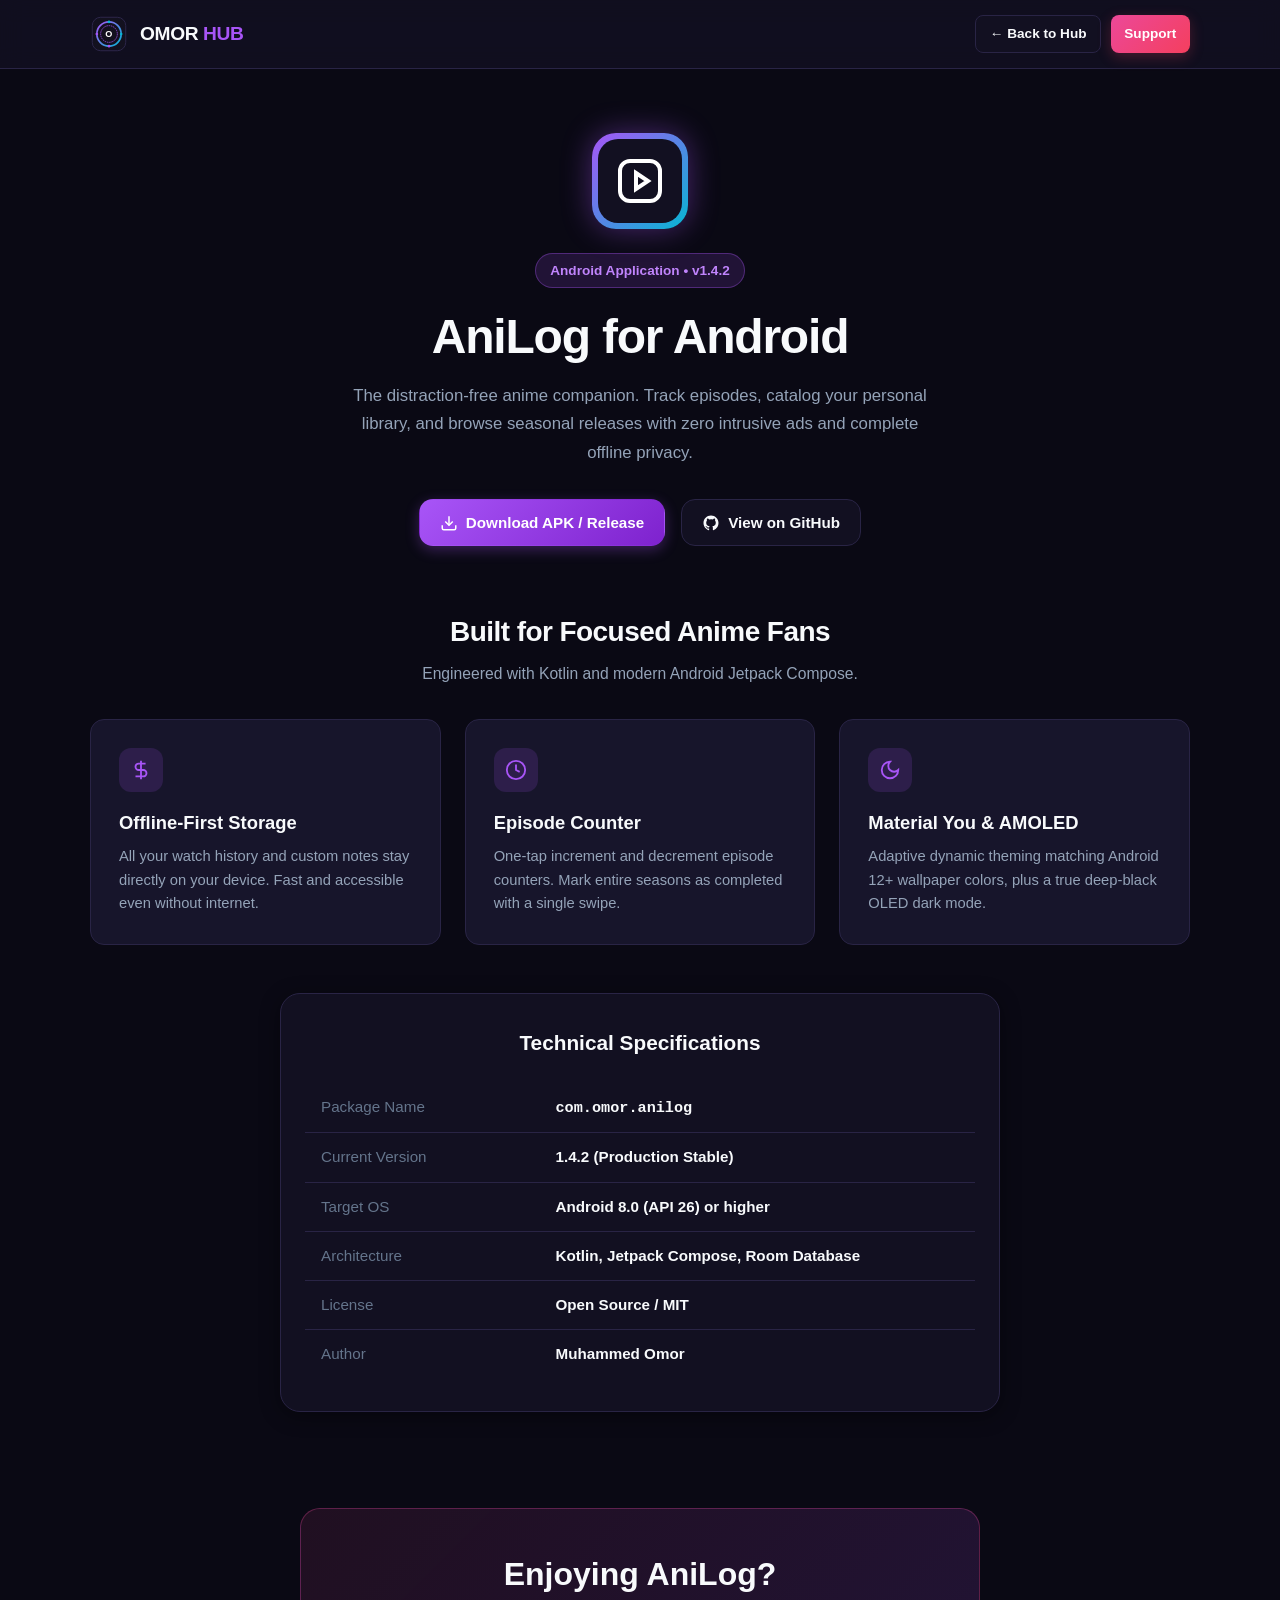
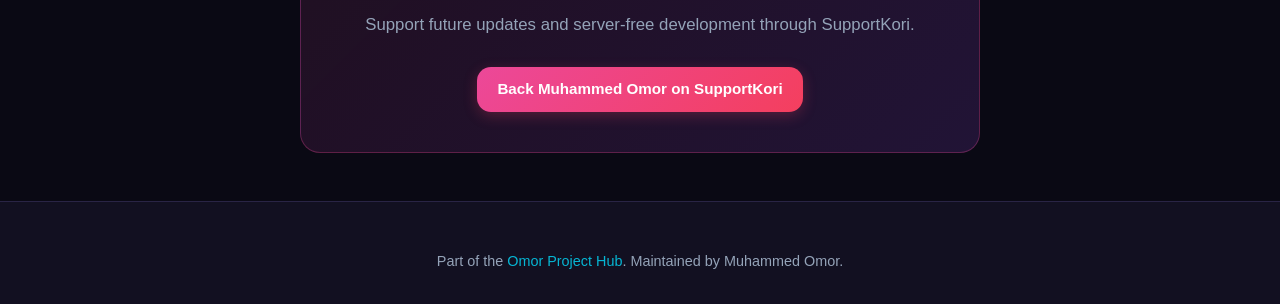
<file: landingpage/anilog.html>
<!DOCTYPE html>
<html lang="en" data-theme="dark">
<head>
  <meta charset="UTF-8">
  <meta name="viewport" content="width=device-width, initial-scale=1.0">
  <title>AniLog — Modern Anime Tracking &amp; Discovery for Android</title>
  <meta name="description" content="AniLog is a lightweight, privacy-friendly anime tracking application for Android. Log your watchlists, track episodes offline, and discover seasonal anime with a sleek Material You interface.">
  <link rel="icon" type="image/svg+xml" href="../assets/images/logo.svg">
  <link rel="stylesheet" href="../assets/css/style.css">
  <style>
    .product-hero {
      padding: 4rem 0 3rem;
      text-align: center;
    }
    .product-logo {
      width: 96px;
      height: 96px;
      margin: 0 auto 1.5rem;
      border-radius: 24px;
      background: linear-gradient(135deg, #a855f7, #06b6d4);
      padding: 6px;
      box-shadow: 0 0 30px rgba(168, 85, 247, 0.4);
    }
    .product-logo-inner {
      width: 100%;
      height: 100%;
      background-color: var(--bg-surface);
      border-radius: 20px;
      display: flex;
      align-items: center;
      justify-content: center;
      color: #fff;
    }
    .feature-grid {
      display: grid;
      grid-template-columns: 1fr;
      gap: 1.5rem;
      margin-top: 2rem;
    }
    @media (min-width: 640px) {
      .feature-grid {
        grid-template-columns: repeat(2, 1fr);
      }
    }
    @media (min-width: 960px) {
      .feature-grid {
        grid-template-columns: repeat(3, 1fr);
      }
    }
    .feature-card {
      background-color: var(--bg-card);
      border: 1px solid var(--border-subtle);
      border-radius: var(--radius-md);
      padding: 1.75rem;
      text-align: left;
    }
    .feature-icon-box {
      width: 44px;
      height: 44px;
      border-radius: 12px;
      background: rgba(168, 85, 247, 0.15);
      color: var(--accent-purple);
      display: flex;
      align-items: center;
      justify-content: center;
      margin-bottom: 1rem;
    }
    .mockup-container {
      background: var(--bg-surface);
      border: 1px solid var(--border-subtle);
      border-radius: var(--radius-lg);
      padding: 2rem 1.5rem;
      margin: 3rem auto;
      max-width: 720px;
      box-shadow: var(--shadow-subtle);
    }
    .spec-table {
      width: 100%;
      border-collapse: collapse;
      margin-top: 1.5rem;
    }
    .spec-table td {
      padding: 0.75rem 1rem;
      border-bottom: 1px solid var(--border-subtle);
      font-size: 0.95rem;
    }
    .spec-table tr:last-child td {
      border-bottom: none;
    }
    .spec-label {
      color: var(--text-dim);
      width: 35%;
      font-weight: 500;
    }
    .spec-value {
      color: var(--text-main);
      font-weight: 600;
    }
  </style>
</head>
<body>

  <!-- Header -->
  <header class="site-header">
    <div class="container header-inner">
      <a href="../index.html" class="brand">
        <img src="../assets/images/logo.svg" alt="Omor Hub Logo" class="brand-logo" width="38" height="38">
        <span>OMOR <span class="brand-text-accent">HUB</span></span>
      </a>
      <div class="header-actions">
        <a href="../index.html" class="btn btn-secondary btn-sm">
          ← Back to Hub
        </a>
        <a href="https://www.supportkori.com/muhammedomor" target="_blank" rel="noopener noreferrer" class="btn btn-support btn-sm">
          Support
        </a>
      </div>
    </div>
  </header>

  <main>
    <!-- Product Hero -->
    <section class="product-hero">
      <div class="container" style="max-width: 800px;">
        <div class="product-logo">
          <div class="product-logo-inner">
            <svg width="48" height="48" viewBox="0 0 24 24" fill="none" stroke="currentColor" stroke-width="2"><rect x="2" y="2" width="20" height="20" rx="5"/><path d="M10 8l6 4-6 4V8z"/></svg>
          </div>
        </div>
        <span class="hero-badge">Android Application • v1.4.2</span>
        <h1 class="hero-title">AniLog for Android</h1>
        <p class="hero-intro" style="margin-left: auto; margin-right: auto;">
          The distraction-free anime companion. Track episodes, catalog your personal library, and browse seasonal releases with zero intrusive ads and complete offline privacy.
        </p>

        <div style="display: flex; justify-content: center; gap: 1rem; flex-wrap: wrap; margin-top: 2rem;">
          <a href="#specs" class="btn btn-primary">
            <svg width="18" height="18" viewBox="0 0 24 24" fill="none" stroke="currentColor" stroke-width="2"><path d="M21 15v4a2 2 0 0 1-2 2H5a2 2 0 0 1-2-2v-4"/><polyline points="7 10 12 15 17 10"/><line x1="12" y1="15" x2="12" y2="3"/></svg>
            Download APK / Release
          </a>
          <a href="https://github.com/muhammedomor/AniLog" target="_blank" rel="noopener noreferrer" class="btn btn-secondary">
            <svg width="18" height="18" viewBox="0 0 24 24" fill="currentColor"><path d="M12 2C6.477 2 2 6.484 2 12.017c0 4.425 2.865 8.18 6.839 9.504.5.092.682-.217.682-.483 0-.237-.008-.868-.013-1.703-2.782.605-3.369-1.343-3.369-1.343-.454-1.158-1.11-1.466-1.11-1.466-.908-.62.069-.608.069-.608 1.003.07 1.53 1.032 1.53 1.032.892 1.53 2.341 1.088 2.91.832.092-.647.35-1.088.636-1.338-2.22-.253-4.555-1.113-4.555-4.951 0-1.093.39-1.988 1.029-2.688-.103-.253-.446-1.272.098-2.65 0 0 .84-.27 2.75 1.026A9.564 9.564 0 0112 6.844c.85.004 1.705.115 2.504.337 1.909-1.296 2.747-1.027 2.747-1.027.546 1.379.202 2.398.1 2.651.64.7 1.028 1.595 1.028 2.688 0 3.848-2.339 4.695-4.566 4.943.359.309.678.92.678 1.855 0 1.338-.012 2.419-.012 2.747 0 .268.18.58.688.482A10.019 10.019 0 0022 12.017C22 6.484 17.522 2 12 2z"/></svg>
            View on GitHub
          </a>
        </div>
      </div>
    </section>

    <!-- Key Features -->
    <section class="section" style="padding-top: 1rem;">
      <div class="container">
        <div class="section-header" style="text-align: center;">
          <h2 class="section-title" style="justify-content: center;">Built for Focused Anime Fans</h2>
          <p class="section-sub">Engineered with Kotlin and modern Android Jetpack Compose.</p>
        </div>

        <div class="feature-grid">
          <div class="feature-card">
            <div class="feature-icon-box">
              <svg width="22" height="22" viewBox="0 0 24 24" fill="none" stroke="currentColor" stroke-width="2"><path d="M12 2v20M17 5H9.5a3.5 3.5 0 0 0 0 7h5a3.5 3.5 0 0 1 0 7H6"/></svg>
            </div>
            <h3 style="font-size: 1.15rem; margin-bottom: 0.5rem; color: var(--text-main);">Offline-First Storage</h3>
            <p style="color: var(--text-muted); font-size: 0.92rem;">All your watch history and custom notes stay directly on your device. Fast and accessible even without internet.</p>
          </div>

          <div class="feature-card">
            <div class="feature-icon-box">
              <svg width="22" height="22" viewBox="0 0 24 24" fill="none" stroke="currentColor" stroke-width="2"><circle cx="12" cy="12" r="10"/><polyline points="12 6 12 12 16 14"/></svg>
            </div>
            <h3 style="font-size: 1.15rem; margin-bottom: 0.5rem; color: var(--text-main);">Episode Counter</h3>
            <p style="color: var(--text-muted); font-size: 0.92rem;">One-tap increment and decrement episode counters. Mark entire seasons as completed with a single swipe.</p>
          </div>

          <div class="feature-card">
            <div class="feature-icon-box">
              <svg width="22" height="22" viewBox="0 0 24 24" fill="none" stroke="currentColor" stroke-width="2"><path d="M12 3a6 6 0 0 0 9 9 9 9 0 1 1-9-9Z"/></svg>
            </div>
            <h3 style="font-size: 1.15rem; margin-bottom: 0.5rem; color: var(--text-main);">Material You &amp; AMOLED</h3>
            <p style="color: var(--text-muted); font-size: 0.92rem;">Adaptive dynamic theming matching Android 12+ wallpaper colors, plus a true deep-black OLED dark mode.</p>
          </div>
        </div>

        <!-- Specifications Card -->
        <div id="specs" class="mockup-container">
          <h3 style="font-size: 1.3rem; margin-bottom: 1rem; color: var(--text-main); text-align: center;">Technical Specifications</h3>
          <table class="spec-table">
            <tbody>
              <tr>
                <td class="spec-label">Package Name</td>
                <td class="spec-value"><code>com.omor.anilog</code></td>
              </tr>
              <tr>
                <td class="spec-label">Current Version</td>
                <td class="spec-value">1.4.2 (Production Stable)</td>
              </tr>
              <tr>
                <td class="spec-label">Target OS</td>
                <td class="spec-value">Android 8.0 (API 26) or higher</td>
              </tr>
              <tr>
                <td class="spec-label">Architecture</td>
                <td class="spec-value">Kotlin, Jetpack Compose, Room Database</td>
              </tr>
              <tr>
                <td class="spec-label">License</td>
                <td class="spec-value">Open Source / MIT</td>
              </tr>
              <tr>
                <td class="spec-label">Author</td>
                <td class="spec-value">Muhammed Omor</td>
              </tr>
            </tbody>
          </table>
        </div>
      </div>
    </section>

    <!-- Support CTA -->
    <section class="section" style="padding-top: 0;">
      <div class="container" style="max-width: 720px;">
        <div class="support-banner">
          <h2>Enjoying AniLog?</h2>
          <p>Support future updates and server-free development through SupportKori.</p>
          <a href="https://www.supportkori.com/muhammedomor" target="_blank" rel="noopener noreferrer" class="btn btn-support">
            Back Muhammed Omor on SupportKori
          </a>
        </div>
      </div>
    </section>
  </main>

  <footer class="site-footer">
    <div class="container" style="text-align: center;">
      <p style="color: var(--text-muted); font-size: 0.9rem;">
        Part of the <a href="../index.html">Omor Project Hub</a>. Maintained by Muhammed Omor.
      </p>
    </div>
  </footer>

</body>
</html>
</file>
<file: assets/css/style.css>
/* Omor Project Hub - Modern Dark-Neon & Light Design System */
:root {
  --bg-main: #0a0914;
  --bg-surface: #121021;
  --bg-card: #17152b;
  --bg-card-hover: #1e1b38;
  --bg-glass: rgba(18, 16, 33, 0.85);
  --border-subtle: #292445;
  --border-glow: rgba(168, 85, 247, 0.35);
  --accent-purple: #a855f7;
  --accent-purple-hover: #c084fc;
  --accent-purple-dark: #7e22ce;
  --accent-cyan: #06b6d4;
  --accent-cyan-hover: #22d3ee;
  --text-main: #f8fafc;
  --text-muted: #94a3b8;
  --text-dim: #64748b;
  --shadow-subtle: 0 4px 20px rgba(0, 0, 0, 0.4);
  --shadow-neon: 0 0 20px rgba(168, 85, 247, 0.2);
  --badge-bg: rgba(168, 85, 247, 0.15);
  --badge-text: #c084fc;
  --radius-sm: 8px;
  --radius-md: 14px;
  --radius-lg: 20px;
  --font-family: -apple-system, BlinkMacSystemFont, 'Segoe UI', Roboto, 'Hind Siliguri', 'Kalpurush', sans-serif;
  --transition-fast: 0.18s ease;
  --transition-normal: 0.28s ease;
}

[data-theme="light"] {
  --bg-main: #f8fafc;
  --bg-surface: #ffffff;
  --bg-card: #ffffff;
  --bg-card-hover: #f1f5f9;
  --bg-glass: rgba(255, 255, 255, 0.9);
  --border-subtle: #e2e8f0;
  --border-glow: rgba(147, 51, 234, 0.25);
  --accent-purple: #7e22ce;
  --accent-purple-hover: #9333ea;
  --accent-purple-dark: #6b21a8;
  --accent-cyan: #0891b2;
  --accent-cyan-hover: #0284c7;
  --text-main: #0f172a;
  --text-muted: #475569;
  --text-dim: #64748b;
  --shadow-subtle: 0 4px 20px rgba(0, 0, 0, 0.06);
  --shadow-neon: 0 0 20px rgba(126, 34, 206, 0.12);
  --badge-bg: rgba(126, 34, 206, 0.1);
  --badge-text: #6b21a8;
}

/* Base Reset & Typography */
*, *::before, *::after {
  box-sizing: border-box;
  margin: 0;
  padding: 0;
}

html {
  font-size: 16px;
  scroll-behavior: smooth;
  -webkit-text-size-adjust: 100%;
}

body {
  font-family: var(--font-family);
  background-color: var(--bg-main);
  color: var(--text-main);
  line-height: 1.6;
  min-height: 100vh;
  display: flex;
  flex-direction: column;
  overflow-x: hidden;
  transition: background-color var(--transition-normal), color var(--transition-normal);
}

a {
  color: var(--accent-cyan);
  text-decoration: none;
  transition: color var(--transition-fast);
}

a:hover, a:focus-visible {
  color: var(--accent-cyan-hover);
}

button, input, select, textarea {
  font: inherit;
  color: inherit;
}

img, svg {
  display: block;
  max-width: 100%;
}

/* Focus styling */
:focus-visible {
  outline: 2px solid var(--accent-purple);
  outline-offset: 3px;
}

/* Layout Container */
.container {
  width: 100%;
  max-width: 1140px;
  margin-left: auto;
  margin-right: auto;
  padding-left: 1.25rem;
  padding-right: 1.25rem;
}

/* Header & Navigation */
.site-header {
  position: sticky;
  top: 0;
  z-index: 100;
  background-color: var(--bg-glass);
  backdrop-filter: blur(12px);
  -webkit-backdrop-filter: blur(12px);
  border-bottom: 1px solid var(--border-subtle);
  transition: background-color var(--transition-normal), border-color var(--transition-normal);
}

.header-inner {
  display: flex;
  align-items: center;
  justify-content: space-between;
  height: 68px;
  gap: 1rem;
}

.brand {
  display: flex;
  align-items: center;
  gap: 0.75rem;
  font-weight: 800;
  font-size: 1.2rem;
  color: var(--text-main);
  letter-spacing: -0.02em;
}

.brand-logo {
  width: 38px;
  height: 38px;
  flex-shrink: 0;
}

.brand-text-accent {
  color: var(--accent-purple);
}

.nav-desktop {
  display: none;
  align-items: center;
  gap: 1.25rem;
}

@media (min-width: 820px) {
  .nav-desktop {
    display: flex;
  }
}

.nav-link {
  color: var(--text-muted);
  font-weight: 500;
  font-size: 0.95rem;
  padding: 0.5rem 0.6rem;
  border-radius: var(--radius-sm);
  transition: color var(--transition-fast), background-color var(--transition-fast);
}

.nav-link:hover, .nav-link:focus-visible {
  color: var(--text-main);
  background-color: rgba(168, 85, 247, 0.08);
}

.header-actions {
  display: flex;
  align-items: center;
  gap: 0.6rem;
}

/* Buttons */
.btn {
  display: inline-flex;
  align-items: center;
  justify-content: center;
  gap: 0.5rem;
  padding: 0.65rem 1.25rem;
  min-height: 44px;
  border-radius: var(--radius-md);
  font-size: 0.95rem;
  font-weight: 600;
  cursor: pointer;
  border: 1px solid transparent;
  transition: all var(--transition-fast);
  text-align: center;
  user-select: none;
}

.btn-primary {
  background: linear-gradient(135deg, var(--accent-purple), var(--accent-purple-dark));
  color: #ffffff;
  box-shadow: 0 4px 14px rgba(168, 85, 247, 0.3);
}

.btn-primary:hover, .btn-primary:focus-visible {
  background: linear-gradient(135deg, var(--accent-purple-hover), var(--accent-purple));
  box-shadow: 0 6px 20px rgba(168, 85, 247, 0.45);
  transform: translateY(-1px);
  color: #ffffff;
}

.btn-secondary {
  background-color: var(--bg-surface);
  border-color: var(--border-subtle);
  color: var(--text-main);
}

.btn-secondary:hover, .btn-secondary:focus-visible {
  border-color: var(--border-glow);
  background-color: var(--bg-card-hover);
  color: var(--text-main);
}

.btn-support {
  background: linear-gradient(135deg, #ec4899, #f43f5e);
  color: #ffffff;
  border: none;
  box-shadow: 0 4px 14px rgba(244, 63, 94, 0.25);
}

.btn-support:hover, .btn-support:focus-visible {
  background: linear-gradient(135deg, #f43f5e, #e11d48);
  box-shadow: 0 6px 18px rgba(244, 63, 94, 0.4);
  transform: translateY(-1px);
  color: #ffffff;
}

.btn-sm {
  padding: 0.45rem 0.85rem;
  min-height: 38px;
  font-size: 0.85rem;
  border-radius: var(--radius-sm);
}

.btn-icon-only {
  width: 40px;
  height: 40px;
  min-height: 40px;
  padding: 0;
  border-radius: var(--radius-sm);
  background-color: var(--bg-surface);
  border: 1px solid var(--border-subtle);
  color: var(--text-muted);
}

.btn-icon-only:hover, .btn-icon-only:focus-visible {
  color: var(--text-main);
  border-color: var(--border-glow);
}

.mobile-menu-btn {
  display: inline-flex;
}

@media (min-width: 820px) {
  .mobile-menu-btn {
    display: none;
  }
}

/* Mobile Drawer */
.mobile-drawer {
  position: fixed;
  top: 68px;
  left: 0;
  right: 0;
  bottom: 0;
  background-color: var(--bg-glass);
  backdrop-filter: blur(16px);
  -webkit-backdrop-filter: blur(16px);
  z-index: 99;
  padding: 1.5rem 1.25rem;
  display: flex;
  flex-direction: column;
  gap: 1rem;
  transform: translateY(-120%);
  opacity: 0;
  pointer-events: none;
  transition: transform 0.25s cubic-bezier(0.16, 1, 0.3, 1), opacity 0.2s ease;
  overflow-y: auto;
}

.mobile-drawer.open {
  transform: translateY(0);
  opacity: 1;
  pointer-events: auto;
}

.mobile-nav-link {
  display: flex;
  align-items: center;
  gap: 0.75rem;
  padding: 0.85rem 1rem;
  font-size: 1.05rem;
  font-weight: 600;
  color: var(--text-main);
  background-color: var(--bg-surface);
  border: 1px solid var(--border-subtle);
  border-radius: var(--radius-md);
}

.mobile-nav-link:hover {
  border-color: var(--accent-purple);
}

/* Hero Section */
.hero {
  padding: 3rem 0 2.5rem;
  position: relative;
}

@media (min-width: 768px) {
  .hero {
    padding: 4.5rem 0 3.5rem;
  }
}

.hero-grid {
  display: grid;
  grid-template-columns: 1fr;
  gap: 2rem;
  align-items: center;
}

@media (min-width: 860px) {
  .hero-grid {
    grid-template-columns: 1.4fr 0.8fr;
  }
}

.hero-badge {
  display: inline-flex;
  align-items: center;
  gap: 0.5rem;
  padding: 0.35rem 0.9rem;
  background-color: var(--badge-bg);
  color: var(--badge-text);
  border: 1px solid var(--border-glow);
  border-radius: 9999px;
  font-size: 0.85rem;
  font-weight: 600;
  margin-bottom: 1.25rem;
}

.pulse-dot {
  width: 8px;
  height: 8px;
  border-radius: 50%;
  background-color: #22c55e;
  box-shadow: 0 0 8px #22c55e;
}

.hero-title {
  font-size: 2.1rem;
  font-weight: 800;
  line-height: 1.2;
  letter-spacing: -0.025em;
  margin-bottom: 1rem;
}

@media (min-width: 768px) {
  .hero-title {
    font-size: 3rem;
  }
}

.hero-text-gradient {
  background: linear-gradient(135deg, var(--text-main) 30%, var(--accent-purple) 80%, var(--accent-cyan) 100%);
  -webkit-background-clip: text;
  -webkit-text-fill-color: transparent;
}

.hero-intro {
  font-size: 1.05rem;
  color: var(--text-muted);
  max-width: 600px;
  margin-bottom: 1.75rem;
  line-height: 1.7;
}

.hero-actions {
  display: flex;
  flex-wrap: wrap;
  gap: 0.85rem;
}

.hero-card-preview {
  background: linear-gradient(145deg, var(--bg-surface), var(--bg-card));
  border: 1px solid var(--border-subtle);
  border-radius: var(--radius-lg);
  padding: 1.75rem;
  position: relative;
  box-shadow: var(--shadow-subtle);
  display: flex;
  flex-direction: column;
  gap: 1.25rem;
  text-align: center;
  align-items: center;
}

.hero-avatar {
  width: 96px;
  height: 96px;
  border-radius: 50%;
  padding: 4px;
  background: linear-gradient(135deg, var(--accent-purple), var(--accent-cyan));
  box-shadow: var(--shadow-neon);
}

.hero-avatar img {
  width: 100%;
  height: 100%;
  border-radius: 50%;
  background-color: var(--bg-main);
  object-fit: cover;
}

.hero-owner-name {
  font-size: 1.3rem;
  font-weight: 700;
  color: var(--text-main);
}

.hero-owner-bio {
  font-size: 0.9rem;
  color: var(--text-muted);
  line-height: 1.5;
}

.hero-stats-row {
  display: flex;
  justify-content: space-around;
  width: 100%;
  padding-top: 1rem;
  border-top: 1px solid var(--border-subtle);
}

.stat-item {
  display: flex;
  flex-direction: column;
}

.stat-value {
  font-size: 1.2rem;
  font-weight: 800;
  color: var(--accent-cyan);
}

.stat-label {
  font-size: 0.75rem;
  color: var(--text-dim);
  text-transform: uppercase;
  letter-spacing: 0.04em;
}

/* Sections */
.section {
  padding: 3rem 0;
}

.section-header {
  margin-bottom: 2rem;
}

.section-title {
  font-size: 1.75rem;
  font-weight: 700;
  letter-spacing: -0.02em;
  margin-bottom: 0.4rem;
  display: flex;
  align-items: center;
  gap: 0.6rem;
}

.section-sub {
  color: var(--text-muted);
  font-size: 0.98rem;
}

/* Filters & Search Toolbar */
.toolbar {
  background-color: var(--bg-surface);
  border: 1px solid var(--border-subtle);
  border-radius: var(--radius-md);
  padding: 1rem;
  margin-bottom: 2rem;
  display: flex;
  flex-direction: column;
  gap: 1rem;
}

@media (min-width: 768px) {
  .toolbar {
    flex-direction: row;
    align-items: center;
    justify-content: space-between;
  }
}

.search-box {
  position: relative;
  flex: 1;
}

.search-icon {
  position: absolute;
  left: 1rem;
  top: 50%;
  transform: translateY(-50%);
  width: 18px;
  height: 18px;
  color: var(--text-dim);
  pointer-events: none;
}

.search-input {
  width: 100%;
  padding: 0.65rem 1rem 0.65rem 2.6rem;
  background-color: var(--bg-main);
  border: 1px solid var(--border-subtle);
  border-radius: var(--radius-sm);
  color: var(--text-main);
  min-height: 44px;
}

.search-input:focus {
  border-color: var(--accent-purple);
  outline: none;
}

.toolbar-controls {
  display: flex;
  flex-wrap: wrap;
  gap: 0.75rem;
  align-items: center;
}

.select-custom {
  background-color: var(--bg-main);
  border: 1px solid var(--border-subtle);
  border-radius: var(--radius-sm);
  padding: 0.65rem 1rem;
  color: var(--text-main);
  min-height: 44px;
  cursor: pointer;
}

.select-custom:focus {
  border-color: var(--accent-purple);
  outline: none;
}

/* Category Pills */
.category-pills {
  display: flex;
  gap: 0.5rem;
  overflow-x: auto;
  padding-bottom: 0.75rem;
  margin-bottom: 1.5rem;
  scrollbar-width: none;
}

.category-pills::-webkit-scrollbar {
  display: none;
}

.pill-btn {
  padding: 0.45rem 1rem;
  background-color: var(--bg-surface);
  border: 1px solid var(--border-subtle);
  border-radius: 9999px;
  font-size: 0.88rem;
  font-weight: 500;
  color: var(--text-muted);
  cursor: pointer;
  white-space: nowrap;
  transition: all var(--transition-fast);
}

.pill-btn:hover {
  border-color: var(--accent-purple);
  color: var(--text-main);
}

.pill-btn.active {
  background-color: var(--badge-bg);
  border-color: var(--accent-purple);
  color: var(--accent-purple-hover);
  font-weight: 600;
}

/* Project Cards Grid */
.projects-grid {
  display: grid;
  grid-template-columns: 1fr;
  gap: 1.5rem;
}

@media (min-width: 640px) {
  .projects-grid {
    grid-template-columns: repeat(2, 1fr);
  }
}

@media (min-width: 1024px) {
  .projects-grid {
    grid-template-columns: repeat(3, 1fr);
  }
}

.project-card {
  background: var(--bg-card);
  border: 1px solid var(--border-subtle);
  border-radius: var(--radius-md);
  padding: 1.5rem;
  display: flex;
  flex-direction: column;
  justify-content: space-between;
  transition: transform var(--transition-normal), border-color var(--transition-normal), box-shadow var(--transition-normal);
  position: relative;
  overflow: hidden;
}

.project-card:hover {
  transform: translateY(-3px);
  border-color: var(--border-glow);
  box-shadow: var(--shadow-neon);
}

.project-card-header {
  display: flex;
  align-items: flex-start;
  gap: 1rem;
  margin-bottom: 1rem;
}

.project-icon {
  width: 52px;
  height: 52px;
  border-radius: var(--radius-sm);
  background-color: var(--bg-surface);
  border: 1px solid var(--border-subtle);
  padding: 6px;
  flex-shrink: 0;
  display: flex;
  align-items: center;
  justify-content: center;
}

.project-icon img, .project-icon svg {
  width: 100%;
  height: 100%;
  object-fit: contain;
}

.project-title-area {
  flex: 1;
  min-width: 0;
}

.project-name {
  font-size: 1.2rem;
  font-weight: 700;
  color: var(--text-main);
  margin-bottom: 0.2rem;
  white-space: nowrap;
  overflow: hidden;
  text-overflow: ellipsis;
}

.project-category-badge {
  display: inline-block;
  padding: 0.15rem 0.55rem;
  background-color: var(--badge-bg);
  color: var(--badge-text);
  border-radius: 9999px;
  font-size: 0.72rem;
  font-weight: 600;
  text-transform: uppercase;
}

.project-desc {
  font-size: 0.92rem;
  color: var(--text-muted);
  line-height: 1.6;
  margin-bottom: 1.25rem;
  display: -webkit-box;
  -webkit-line-clamp: 3;
  -webkit-box-orient: vertical;
  overflow: hidden;
  min-height: 4.4em;
}

.project-tags {
  display: flex;
  flex-wrap: wrap;
  gap: 0.4rem;
  margin-bottom: 1.25rem;
}

.tag-badge {
  padding: 0.2rem 0.5rem;
  background-color: var(--bg-surface);
  border: 1px solid var(--border-subtle);
  border-radius: var(--radius-sm);
  font-size: 0.75rem;
  color: var(--text-dim);
}

.project-actions {
  display: flex;
  flex-wrap: wrap;
  gap: 0.6rem;
  padding-top: 1rem;
  border-top: 1px solid var(--border-subtle);
}

/* Empty State */
.empty-state {
  text-align: center;
  padding: 4rem 1.5rem;
  background-color: var(--bg-surface);
  border: 1px dashed var(--border-subtle);
  border-radius: var(--radius-md);
  margin: 1.5rem 0;
}

.empty-icon {
  width: 48px;
  height: 48px;
  margin: 0 auto 1rem;
  color: var(--text-dim);
}

.empty-title {
  font-size: 1.25rem;
  font-weight: 700;
  color: var(--text-main);
  margin-bottom: 0.4rem;
}

.empty-desc {
  color: var(--text-muted);
  max-width: 450px;
  margin: 0 auto 1.25rem;
}

/* About Section */
.about-card {
  background: var(--bg-card);
  border: 1px solid var(--border-subtle);
  border-radius: var(--radius-lg);
  padding: 2.25rem;
  display: grid;
  grid-template-columns: 1fr;
  gap: 1.5rem;
}

@media (min-width: 768px) {
  .about-card {
    grid-template-columns: 2fr 1fr;
  }
}

.about-text {
  font-size: 1.05rem;
  color: var(--text-muted);
  line-height: 1.8;
}

.about-highlights {
  display: flex;
  flex-direction: column;
  gap: 1rem;
  justify-content: center;
  border-left: 1px solid var(--border-subtle);
  padding-left: 1.5rem;
}

@media (max-width: 767px) {
  .about-highlights {
    border-left: none;
    border-top: 1px solid var(--border-subtle);
    padding-left: 0;
    padding-top: 1.5rem;
  }
}

.highlight-item {
  display: flex;
  align-items: center;
  gap: 0.75rem;
  font-weight: 600;
  color: var(--text-main);
}

.highlight-icon {
  width: 28px;
  height: 28px;
  border-radius: 50%;
  background-color: var(--badge-bg);
  color: var(--accent-purple);
  display: flex;
  align-items: center;
  justify-content: center;
  flex-shrink: 0;
}

/* Support CTA Section */
.support-banner {
  background: linear-gradient(135deg, rgba(236, 72, 153, 0.1), rgba(168, 85, 247, 0.15));
  border: 1px solid rgba(236, 72, 153, 0.3);
  border-radius: var(--radius-lg);
  padding: 2.5rem 1.75rem;
  text-align: center;
  position: relative;
  overflow: hidden;
}

.support-banner-inner {
  max-width: 680px;
  margin: 0 auto;
}

.support-banner h2 {
  font-size: 2rem;
  font-weight: 800;
  margin-bottom: 0.75rem;
  color: var(--text-main);
}

.support-banner p {
  color: var(--text-muted);
  font-size: 1.05rem;
  margin-bottom: 1.75rem;
}

/* Footer */
.site-footer {
  margin-top: auto;
  border-top: 1px solid var(--border-subtle);
  background-color: var(--bg-surface);
  padding: 3rem 0 2rem;
}

.footer-grid {
  display: grid;
  grid-template-columns: 1fr;
  gap: 2rem;
  margin-bottom: 2rem;
}

@media (min-width: 768px) {
  .footer-grid {
    grid-template-columns: 2fr 1fr 1fr;
  }
}

.footer-brand p {
  color: var(--text-muted);
  font-size: 0.92rem;
  margin-top: 0.75rem;
  max-width: 380px;
}

.footer-col h4 {
  font-size: 1rem;
  font-weight: 700;
  color: var(--text-main);
  margin-bottom: 1rem;
}

.footer-links {
  list-style: none;
  display: flex;
  flex-direction: column;
  gap: 0.6rem;
}

.footer-links a {
  color: var(--text-muted);
  font-size: 0.9rem;
}

.footer-links a:hover {
  color: var(--accent-purple);
}

.footer-bottom {
  border-top: 1px solid var(--border-subtle);
  padding-top: 1.5rem;
  display: flex;
  flex-direction: column;
  gap: 1rem;
  align-items: center;
  text-align: center;
  color: var(--text-dim);
  font-size: 0.85rem;
}

@media (min-width: 640px) {
  .footer-bottom {
    flex-direction: row;
    justify-content: space-between;
  }
}

/* Modal */
.modal-overlay {
  position: fixed;
  inset: 0;
  background-color: rgba(0, 0, 0, 0.75);
  backdrop-filter: blur(6px);
  -webkit-backdrop-filter: blur(6px);
  z-index: 200;
  display: flex;
  align-items: center;
  justify-content: center;
  padding: 1.25rem;
  opacity: 0;
  pointer-events: none;
  transition: opacity var(--transition-normal);
}

.modal-overlay.open {
  opacity: 1;
  pointer-events: auto;
}

.modal-content {
  background-color: var(--bg-card);
  border: 1px solid var(--border-glow);
  border-radius: var(--radius-lg);
  max-width: 600px;
  width: 100%;
  max-height: 90vh;
  overflow-y: auto;
  box-shadow: var(--shadow-neon);
  padding: 2rem;
  position: relative;
  transform: translateY(20px);
  transition: transform var(--transition-normal);
}

.modal-overlay.open .modal-content {
  transform: translateY(0);
}

.modal-close {
  position: absolute;
  top: 1.25rem;
  right: 1.25rem;
  width: 36px;
  height: 36px;
  background: var(--bg-surface);
  border: 1px solid var(--border-subtle);
  border-radius: 50%;
  color: var(--text-muted);
  cursor: pointer;
  display: flex;
  align-items: center;
  justify-content: center;
}

.modal-close:hover {
  color: var(--text-main);
  border-color: var(--accent-purple);
}

/* Utility Animations */
@media (prefers-reduced-motion: reduce) {
  *, *::before, *::after {
    animation-duration: 0.01ms !important;
    animation-iteration-count: 1 !important;
    transition-duration: 0.01ms !important;
    scroll-behavior: auto !important;
  }
}
</file>
<file: assets/css/admin.css>
/* Omor Project Hub - Admin Panel Stylesheet */
:root {
  --admin-bg: #090812;
  --admin-surface: #121021;
  --admin-card: #17152b;
  --admin-card-hover: #1e1b38;
  --admin-border: #292445;
  --admin-purple: #a855f7;
  --admin-cyan: #06b6d4;
  --admin-green: #22c55e;
  --admin-red: #ef4444;
  --admin-yellow: #f59e0b;
  --admin-text: #f8fafc;
  --admin-muted: #94a3b8;
  --admin-dim: #64748b;
  --admin-radius: 12px;
}

body.admin-body {
  background-color: var(--admin-bg);
  color: var(--admin-text);
  font-family: -apple-system, BlinkMacSystemFont, 'Segoe UI', Roboto, 'Hind Siliguri', sans-serif;
  min-height: 100vh;
  margin: 0;
  display: flex;
  flex-direction: column;
}

/* Login Screen */
.login-wrapper {
  min-height: 100vh;
  display: flex;
  align-items: center;
  justify-content: center;
  padding: 1.5rem;
  background: radial-gradient(circle at top right, rgba(168, 85, 247, 0.12), transparent 50%),
              radial-gradient(circle at bottom left, rgba(6, 182, 212, 0.08), transparent 50%);
}

.login-card {
  background-color: var(--admin-card);
  border: 1px solid var(--admin-border);
  border-radius: 20px;
  width: 100%;
  max-width: 520px;
  padding: 2.25rem 2rem;
  box-shadow: 0 10px 40px rgba(0, 0, 0, 0.6);
}

.login-header {
  text-align: center;
  margin-bottom: 2rem;
}

.login-title {
  font-size: 1.6rem;
  font-weight: 800;
  margin-top: 0.75rem;
  color: var(--admin-text);
}

.login-sub {
  color: var(--admin-muted);
  font-size: 0.92rem;
  margin-top: 0.3rem;
}

.security-notice {
  background: rgba(245, 158, 11, 0.1);
  border: 1px solid rgba(245, 158, 11, 0.3);
  border-radius: var(--admin-radius);
  padding: 0.85rem 1rem;
  margin-bottom: 1.5rem;
  font-size: 0.85rem;
  color: #fbbf24;
  line-height: 1.5;
}

.form-group {
  margin-bottom: 1.25rem;
}

.form-label {
  display: block;
  font-size: 0.88rem;
  font-weight: 600;
  color: var(--admin-text);
  margin-bottom: 0.4rem;
}

.form-input, .form-select, .form-textarea {
  width: 100%;
  background-color: var(--admin-surface);
  border: 1px solid var(--admin-border);
  border-radius: 8px;
  padding: 0.75rem 1rem;
  color: var(--admin-text);
  font-size: 0.95rem;
  transition: border-color 0.2s;
  box-sizing: border-box;
}

.form-input:focus, .form-select:focus, .form-textarea:focus {
  border-color: var(--admin-purple);
  outline: none;
  box-shadow: 0 0 0 2px rgba(168, 85, 247, 0.2);
}

.form-hint {
  font-size: 0.78rem;
  color: var(--admin-dim);
  margin-top: 0.35rem;
}

.checkbox-row {
  display: flex;
  align-items: flex-start;
  gap: 0.6rem;
  margin-bottom: 1.5rem;
}

.checkbox-row input[type="checkbox"] {
  margin-top: 0.25rem;
  accent-color: var(--admin-purple);
  width: 18px;
  height: 18px;
}

/* Admin Dashboard Layout */
.admin-header {
  background-color: var(--admin-surface);
  border-bottom: 1px solid var(--admin-border);
  padding: 0.85rem 1.25rem;
  position: sticky;
  top: 0;
  z-index: 100;
}

.admin-header-inner {
  display: flex;
  align-items: center;
  justify-content: space-between;
  gap: 1rem;
  flex-wrap: wrap;
}

.admin-brand {
  display: flex;
  align-items: center;
  gap: 0.6rem;
  font-weight: 800;
  font-size: 1.1rem;
}

.repo-pill {
  display: inline-flex;
  align-items: center;
  gap: 0.4rem;
  padding: 0.25rem 0.65rem;
  background-color: var(--admin-card);
  border: 1px solid var(--admin-border);
  border-radius: 9999px;
  font-size: 0.82rem;
  color: var(--admin-cyan);
}

.admin-nav-tabs {
  background-color: var(--admin-surface);
  border-bottom: 1px solid var(--admin-border);
  display: flex;
  gap: 0.25rem;
  padding: 0.25rem 1rem;
  overflow-x: auto;
  scrollbar-width: none;
}

.admin-nav-tabs::-webkit-scrollbar {
  display: none;
}

.tab-btn {
  padding: 0.75rem 1rem;
  background: transparent;
  border: none;
  border-bottom: 2px solid transparent;
  color: var(--admin-muted);
  font-weight: 600;
  font-size: 0.9rem;
  cursor: pointer;
  white-space: nowrap;
  display: flex;
  align-items: center;
  gap: 0.5rem;
  transition: all 0.2s;
}

.tab-btn:hover {
  color: var(--admin-text);
}

.tab-btn.active {
  color: var(--admin-purple);
  border-bottom-color: var(--admin-purple);
  background: rgba(168, 85, 247, 0.05);
}

.admin-main {
  flex: 1;
  padding: 1.5rem 1.25rem 4rem;
  max-width: 1200px;
  width: 100%;
  margin: 0 auto;
  box-sizing: border-box;
}

.tab-panel {
  display: none;
}

.tab-panel.active {
  display: block;
}

/* File Manager UI */
.file-browser-bar {
  display: flex;
  flex-wrap: wrap;
  align-items: center;
  justify-content: space-between;
  gap: 0.75rem;
  background-color: var(--admin-card);
  border: 1px solid var(--admin-border);
  border-radius: var(--admin-radius);
  padding: 0.75rem 1rem;
  margin-bottom: 1.25rem;
}

.breadcrumbs {
  display: flex;
  align-items: center;
  gap: 0.4rem;
  flex-wrap: wrap;
  font-size: 0.92rem;
  font-family: monospace;
}

.breadcrumb-crumb {
  color: var(--admin-cyan);
  cursor: pointer;
}

.breadcrumb-crumb:hover {
  text-decoration: underline;
}

.file-list-card {
  background-color: var(--admin-card);
  border: 1px solid var(--admin-border);
  border-radius: var(--admin-radius);
  overflow: hidden;
}

.file-row {
  display: flex;
  align-items: center;
  justify-content: space-between;
  padding: 0.85rem 1.25rem;
  border-bottom: 1px solid var(--admin-border);
  transition: background-color 0.15s;
}

.file-row:last-child {
  border-bottom: none;
}

.file-row:hover {
  background-color: var(--admin-card-hover);
}

.file-info-col {
  display: flex;
  align-items: center;
  gap: 0.75rem;
  min-width: 0;
  cursor: pointer;
  flex: 1;
}

.file-name {
  font-weight: 500;
  font-size: 0.95rem;
  white-space: nowrap;
  overflow: hidden;
  text-overflow: ellipsis;
}

.file-actions-col {
  display: flex;
  align-items: center;
  gap: 0.4rem;
  flex-shrink: 0;
}

/* Code Editor */
.editor-header {
  display: flex;
  flex-wrap: wrap;
  align-items: center;
  justify-content: space-between;
  gap: 0.75rem;
  background-color: var(--admin-surface);
  border: 1px solid var(--admin-border);
  border-bottom: none;
  border-top-left-radius: var(--admin-radius);
  border-top-right-radius: var(--admin-radius);
  padding: 0.75rem 1rem;
}

.editor-path {
  font-family: monospace;
  font-size: 0.92rem;
  color: var(--admin-cyan);
  font-weight: 600;
}

.editor-textarea {
  width: 100%;
  min-height: 480px;
  background-color: #05040a;
  border: 1px solid var(--admin-border);
  border-bottom-left-radius: var(--admin-radius);
  border-bottom-right-radius: var(--admin-radius);
  color: #38bdf8;
  font-family: 'Consolas', 'Fira Code', Monaco, monospace;
  font-size: 0.92rem;
  line-height: 1.5;
  padding: 1rem;
  box-sizing: border-box;
  resize: vertical;
}

.editor-textarea:focus {
  outline: none;
  border-color: var(--admin-purple);
}

/* Commit History Items */
.commit-item {
  background-color: var(--admin-card);
  border: 1px solid var(--admin-border);
  border-radius: var(--admin-radius);
  padding: 1rem 1.25rem;
  margin-bottom: 0.75rem;
  display: flex;
  flex-direction: column;
  gap: 0.4rem;
}

.commit-msg {
  font-weight: 600;
  font-size: 0.98rem;
  color: var(--admin-text);
}

.commit-meta {
  display: flex;
  flex-wrap: wrap;
  gap: 0.75rem;
  font-size: 0.82rem;
  color: var(--admin-muted);
}

.commit-sha {
  font-family: monospace;
  background: var(--admin-surface);
  padding: 0.1rem 0.4rem;
  border-radius: 4px;
  color: var(--admin-cyan);
}

/* Toast Notifications */
.toast-container {
  position: fixed;
  bottom: 1.5rem;
  right: 1.5rem;
  z-index: 999;
  display: flex;
  flex-direction: column;
  gap: 0.5rem;
}

.toast {
  padding: 0.85rem 1.25rem;
  border-radius: 10px;
  font-size: 0.92rem;
  font-weight: 500;
  color: #ffffff;
  box-shadow: 0 4px 20px rgba(0, 0, 0, 0.5);
  animation: slideUp 0.25s ease;
  max-width: 360px;
}

.toast-success {
  background-color: #15803d;
  border: 1px solid #22c55e;
}

.toast-error {
  background-color: #b91c1c;
  border: 1px solid #ef4444;
}

.toast-info {
  background-color: #1d4ed8;
  border: 1px solid #3b82f6;
}

@keyframes slideUp {
  from { transform: translateY(100%); opacity: 0; }
  to { transform: translateY(0); opacity: 1; }
}
</file>
